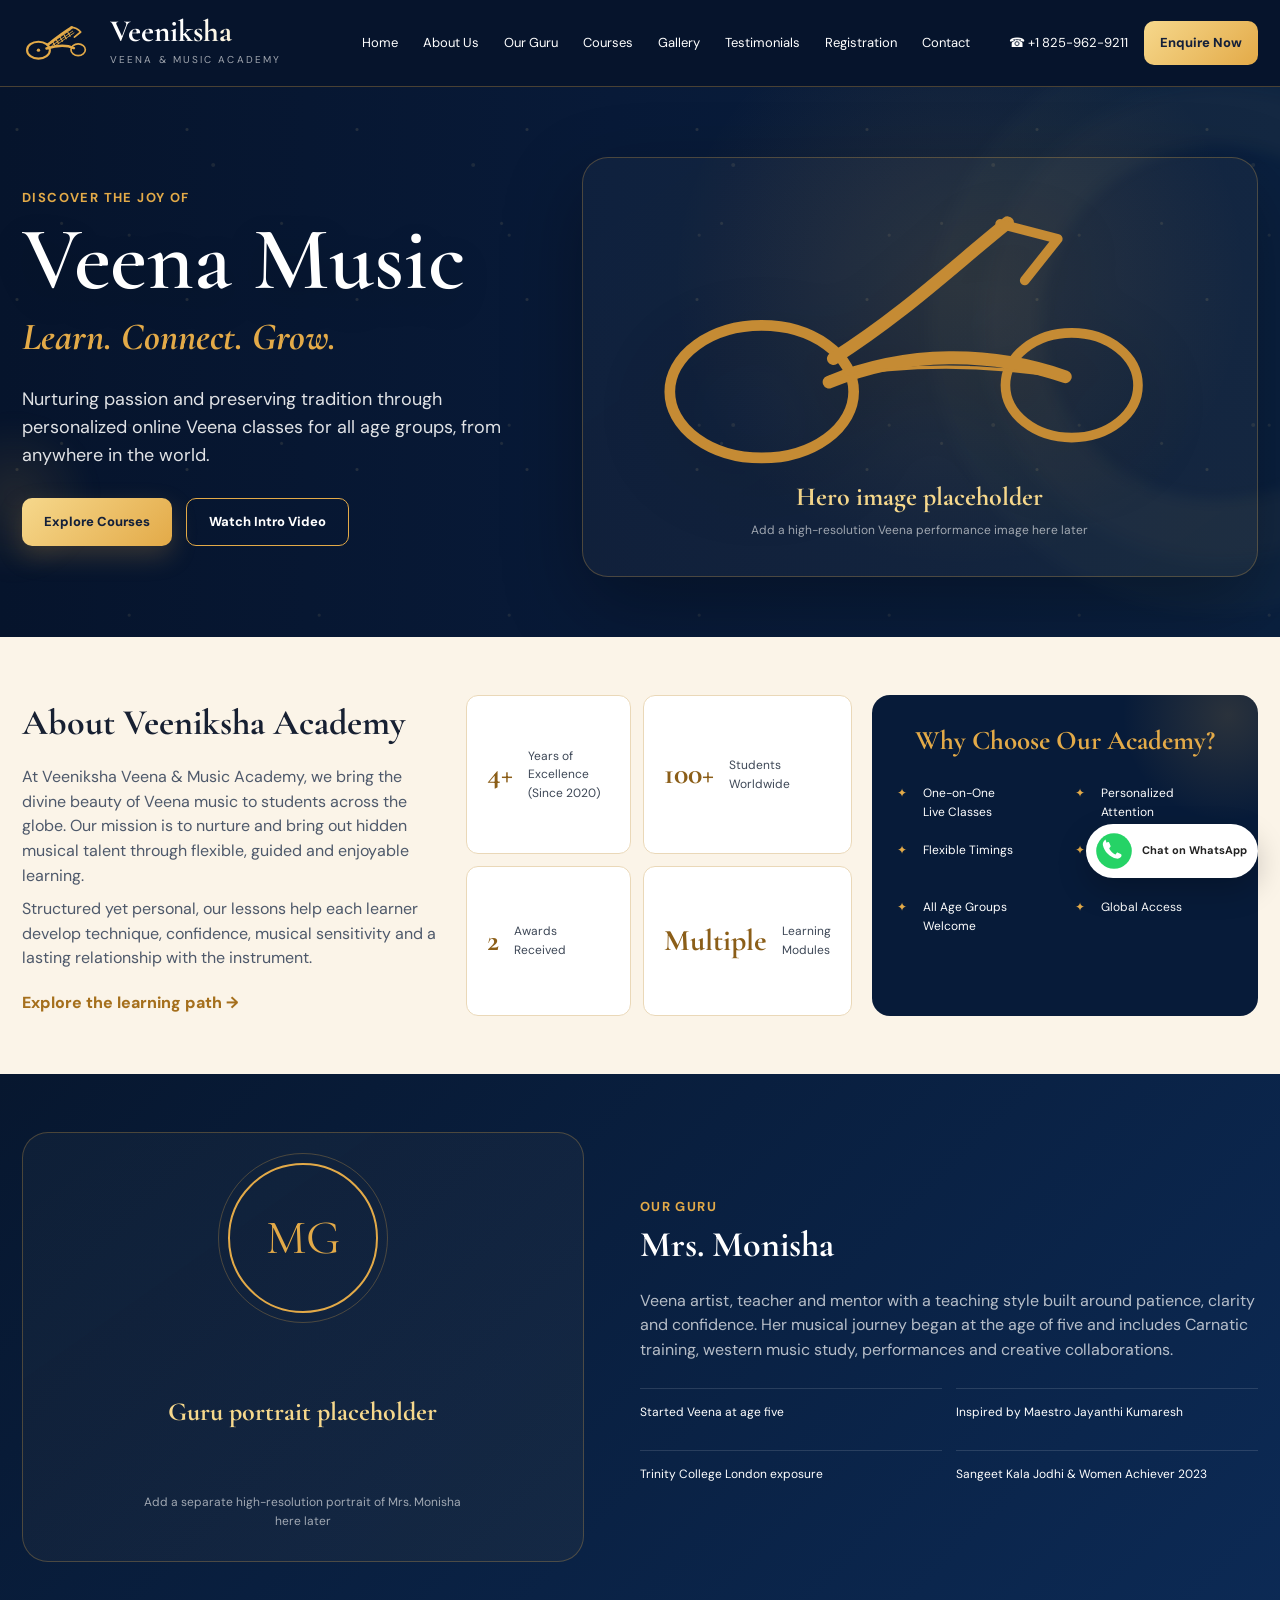
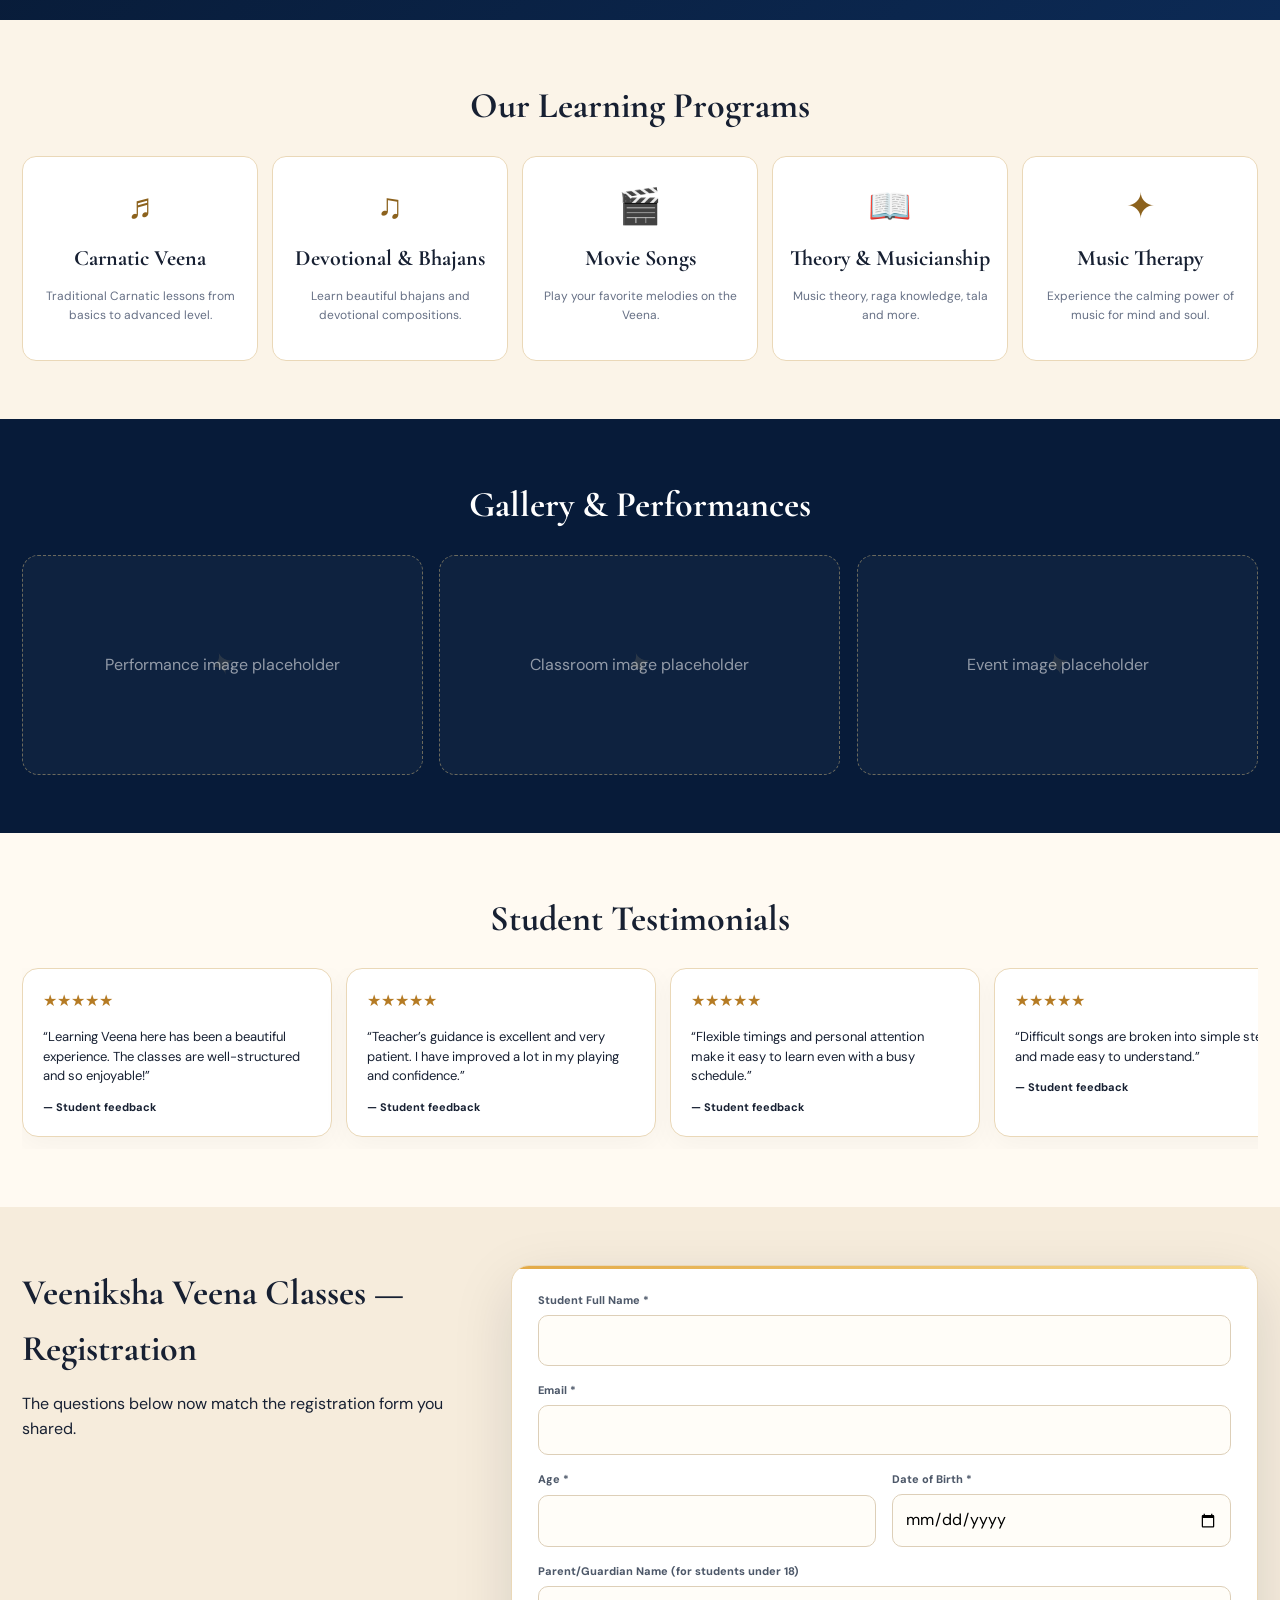
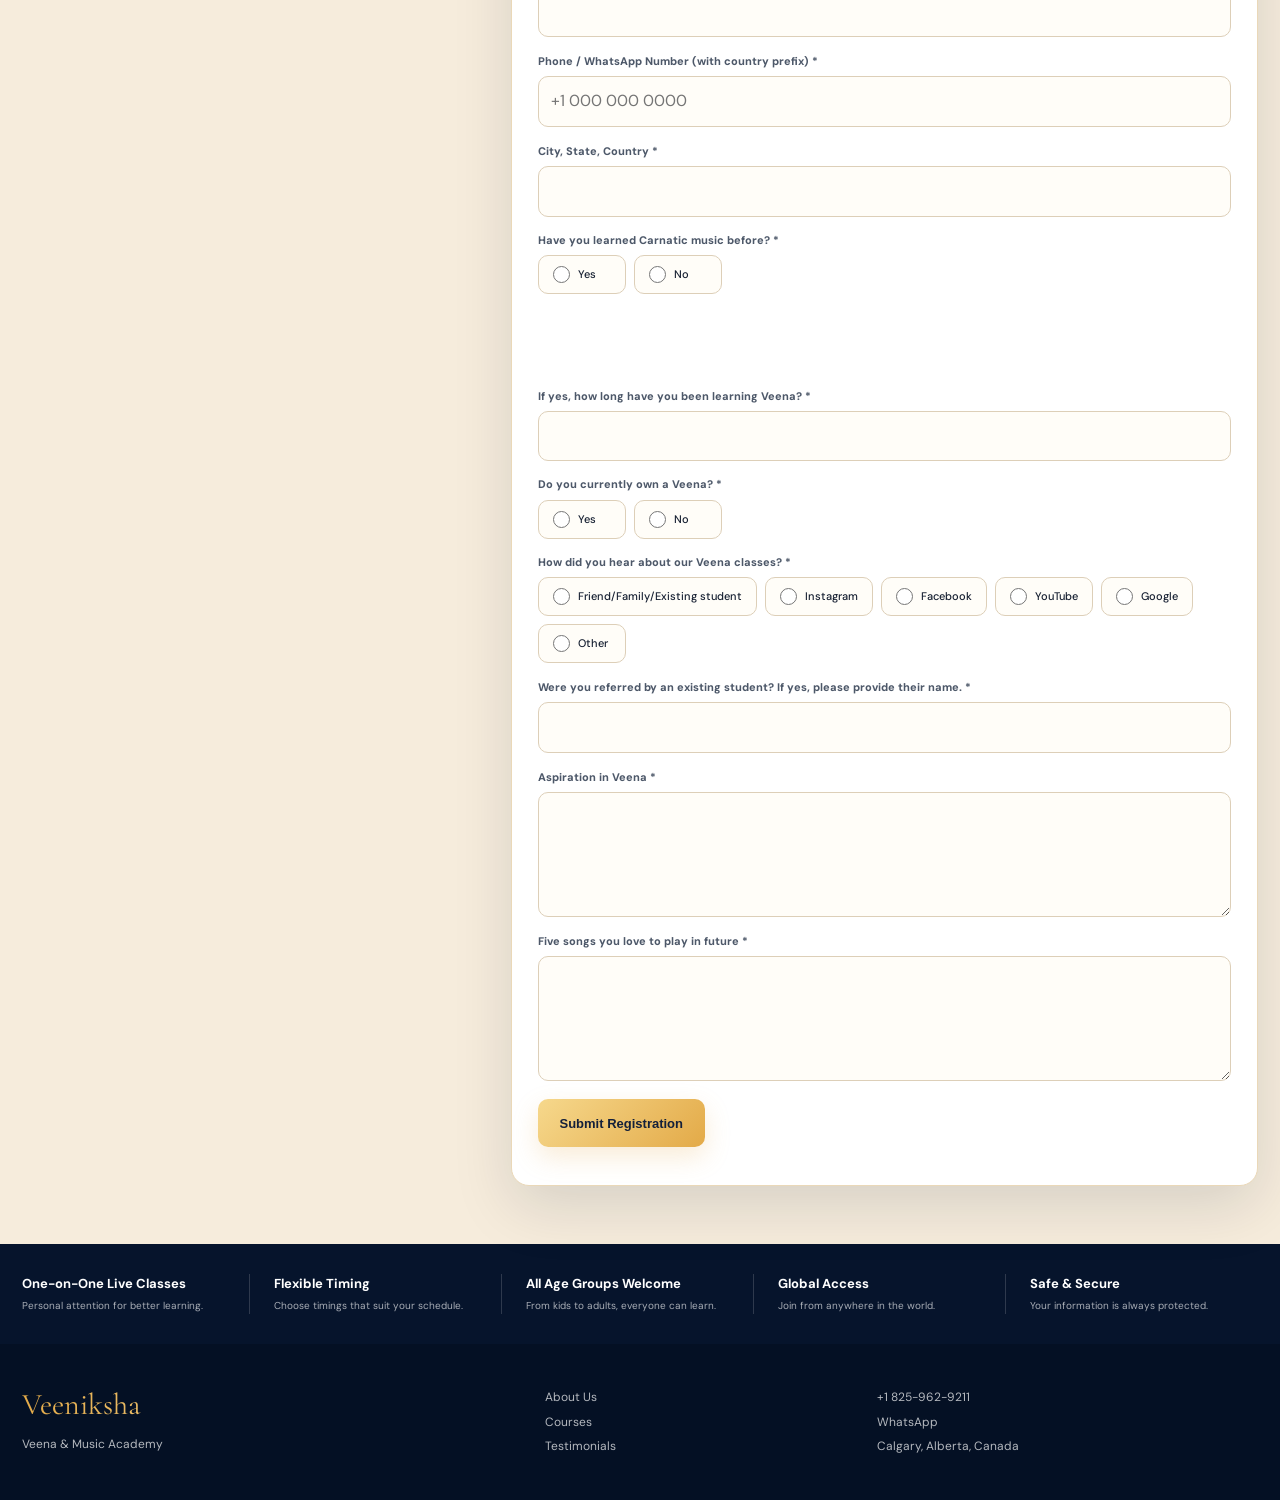
<file: index.html>
<!doctype html>
<html lang="en">
<head>
<meta charset="utf-8"><meta name="viewport" content="width=device-width,initial-scale=1">
<meta name="theme-color" content="#06142c"><meta name="description" content="Veeniksha Veena & Music Academy — personalized online Veena and Carnatic music learning worldwide.">
<title>Veeniksha | Veena & Music Academy</title>
<link rel="preconnect" href="https://fonts.googleapis.com"><link rel="preconnect" href="https://fonts.gstatic.com" crossorigin>
<link href="https://fonts.googleapis.com/css2?family=Cormorant+Garamond:wght@500;600;700&family=DM+Sans:wght@400;500;600;700&display=swap" rel="stylesheet">
<link rel="stylesheet" href="styles.css">
<style>
.choice-group{grid-column:1/-1;display:block;margin:0}.choice-title{margin:0 0 7px;font-size:11px;font-weight:800;line-height:1.4;color:#4d5869}.choice-options{display:flex;flex-wrap:wrap;gap:8px}.choice-options label{display:inline-flex!important;align-items:center;gap:8px;margin:0!important;padding:10px 14px;border:1px solid #ddcfb8;border-radius:10px;background:#fffdf8;font-size:11px!important;font-weight:500!important;line-height:1.2;color:#172032;cursor:pointer;min-width:88px}.choice-options input[type=radio]{width:17px!important;height:17px!important;margin:0!important;padding:0!important;accent-color:#b7791f;flex:0 0 17px}.choice-options label:has(input:checked){border-color:#b7791f;background:#fff7e8;box-shadow:0 0 0 2px rgba(183,121,31,.10)}
@media(max-width:900px){.choice-group{grid-column:auto}.choice-title,.choice-options label{font-size:11px!important}}
</style>
</head>
<body>
<header class="site-header" id="top"><nav class="nav container">
<a class="brand" href="#top"><svg class="veena-logo" viewBox="0 0 180 90" aria-hidden="true"><g fill="none" stroke="currentColor" stroke-linecap="round" stroke-linejoin="round"><ellipse cx="39" cy="62" rx="27" ry="20" stroke-width="5"/><ellipse cx="133" cy="61" rx="17" ry="14" stroke-width="4"/><path d="M58 58 C83 50,107 50,123 57" stroke-width="6"/><path d="M61 49 C80 34,98 20,118 8" stroke-width="6"/><path d="M116 8 C125 8,133 12,139 19 C134 23,129 27,124 31" stroke-width="4"/><path d="M68 46 L116 13 M71 51 L120 17 M75 54 L123 21" stroke-width="2"/><path d="M73 43 L79 52 M81 37 L87 47 M90 31 L96 41 M99 25 L105 35 M108 19 L114 29" stroke-width="2.5"/><circle cx="39" cy="62" r="4" fill="currentColor" stroke="none"/></g></svg><span><strong>Veeniksha</strong><small>Veena & Music Academy</small></span></a>
<button class="menu-toggle" aria-label="Toggle navigation" aria-expanded="false"><span></span><span></span><span></span></button>
<div class="nav-links"><a href="#top">Home</a><a href="#about">About Us</a><a href="#guru">Our Guru</a><a href="#programs">Courses</a><a href="#gallery">Gallery</a><a href="#stories">Testimonials</a><a href="#register">Registration</a><a href="#contact">Contact</a></div>
<div class="nav-contact"><a href="tel:+18259629211">☎ +1 825-962-9211</a><a class="enquire-btn" href="#register">Enquire Now</a></div>
</nav></header>
<main>
<section class="hero"><div class="hero-pattern"></div><div class="container hero-grid"><div class="hero-copy reveal"><div class="eyebrow">Discover the joy of</div><h1>Veena Music</h1><h2>Learn. Connect. Grow.</h2><p>Nurturing passion and preserving tradition through personalized online Veena classes for all age groups, from anywhere in the world.</p><div class="hero-actions"><a class="btn btn-primary" href="#programs">Explore Courses</a><a class="btn btn-ghost" href="#gallery">Watch Intro Video</a></div></div><div class="image-placeholder hero-placeholder reveal delay-1"><svg class="placeholder-veena" viewBox="0 0 520 260" aria-hidden="true"><g fill="none" stroke="currentColor" stroke-linecap="round" stroke-linejoin="round"><ellipse cx="112" cy="184" rx="86" ry="62" stroke-width="10"/><ellipse cx="402" cy="178" rx="62" ry="49" stroke-width="9"/><path d="M175 175 C248 145,327 146,396 170" stroke-width="12"/><path d="M179 153 C245 111,291 67,342 26" stroke-width="12"/><path d="M335 27 l54 14 -31 39" stroke-width="9"/><path d="M176 170 C250 158,324 158,396 171" stroke-width="3"/></g></svg><strong>Hero image placeholder</strong><span>Add a high-resolution Veena performance image here later</span></div></div></section>
<section id="about" class="section section-light"><div class="container about-layout"><div class="about-copy reveal"><h2>About Veeniksha Academy</h2><p>At Veeniksha Veena & Music Academy, we bring the divine beauty of Veena music to students across the globe. Our mission is to nurture and bring out hidden musical talent through flexible, guided and enjoyable learning.</p><p>Structured yet personal, our lessons help each learner develop technique, confidence, musical sensitivity and a lasting relationship with the instrument.</p><a href="#programs" class="text-link">Explore the learning path →</a></div><div class="metrics-grid reveal delay-1"><div><b>4+</b><span>Years of Excellence<br>(Since 2020)</span></div><div><b>100+</b><span>Students<br>Worldwide</span></div><div><b>2</b><span>Awards<br>Received</span></div><div><b>Multiple</b><span>Learning<br>Modules</span></div></div><div class="why-card reveal delay-2"><h3>Why Choose Our Academy?</h3><div class="why-grid"><span>One-on-One<br>Live Classes</span><span>Personalized<br>Attention</span><span>Flexible Timings</span><span>Easy Online<br>Learning</span><span>All Age Groups<br>Welcome</span><span>Global Access</span></div></div></div></section>
<section id="guru" class="section guru-section"><div class="container guru-grid"><div class="image-placeholder guru-placeholder reveal"><div class="portrait-circle">MG</div><strong>Guru portrait placeholder</strong><span>Add a separate high-resolution portrait of Mrs. Monisha here later</span></div><div class="guru-copy reveal delay-1"><div class="eyebrow">Our Guru</div><h2>Mrs. Monisha</h2><p>Veena artist, teacher and mentor with a teaching style built around patience, clarity and confidence. Her musical journey began at the age of five and includes Carnatic training, western music study, performances and creative collaborations.</p><div class="guru-points"><span>Started Veena at age five</span><span>Inspired by Maestro Jayanthi Kumaresh</span><span>Trinity College London exposure</span><span>Sangeet Kala Jodhi & Women Achiever 2023</span></div></div></div></section>
<section id="programs" class="section section-light"><div class="container"><div class="section-title"><h2>Our Learning Programs</h2></div><div class="program-grid"><article><div>♬</div><h3>Carnatic Veena</h3><p>Traditional Carnatic lessons from basics to advanced level.</p></article><article><div>♫</div><h3>Devotional & Bhajans</h3><p>Learn beautiful bhajans and devotional compositions.</p></article><article><div>🎬</div><h3>Movie Songs</h3><p>Play your favorite melodies on the Veena.</p></article><article><div>📖</div><h3>Theory & Musicianship</h3><p>Music theory, raga knowledge, tala and more.</p></article><article><div>✦</div><h3>Music Therapy</h3><p>Experience the calming power of music for mind and soul.</p></article></div></div></section>
<section id="gallery" class="section gallery-section"><div class="container"><div class="section-title light"><h2>Gallery & Performances</h2></div><div class="gallery-grid"><div class="gallery-placeholder">Performance image placeholder</div><div class="gallery-placeholder">Classroom image placeholder</div><div class="gallery-placeholder">Event image placeholder</div></div></div></section>
<section id="stories" class="section testimonials-section"><div class="container"><div class="section-title"><h2>Student Testimonials</h2></div><div class="story-slider" id="storySlider"><div class="story-track"><blockquote><div class="stars">★★★★★</div><p>“Learning Veena here has been a beautiful experience. The classes are well-structured and so enjoyable!”</p><footer>— Student feedback</footer></blockquote><blockquote><div class="stars">★★★★★</div><p>“Teacher’s guidance is excellent and very patient. I have improved a lot in my playing and confidence.”</p><footer>— Student feedback</footer></blockquote><blockquote><div class="stars">★★★★★</div><p>“Flexible timings and personal attention make it easy to learn even with a busy schedule.”</p><footer>— Student feedback</footer></blockquote><blockquote><div class="stars">★★★★★</div><p>“Difficult songs are broken into simple steps and made easy to understand.”</p><footer>— Student feedback</footer></blockquote></div></div></div></section>
<section id="register" class="section register-section"><div class="container register-grid"><div class="register-copy"><h2>Veeniksha Veena Classes — Registration</h2><p>The questions below now match the registration form you shared.</p></div><form id="registrationForm" class="registration-form" novalidate><div class="form-grid">
<label class="full"><span>Student Full Name *</span><input name="studentName" required></label>
<label class="full"><span>Email *</span><input name="email" type="email" required></label>
<label><span>Age *</span><input name="age" type="number" min="1" max="120" required></label>
<label><span>Date of Birth *</span><input name="dateOfBirth" type="date" required></label>
<label class="full"><span>Parent/Guardian Name (for students under 18)</span><input name="parentGuardianName"></label>
<label class="full"><span>Phone / WhatsApp Number (with country prefix) *</span><input name="phone" type="tel" required placeholder="+1 000 000 0000"></label>
<label class="full"><span>City, State, Country *</span><input name="cityStateCountry" required></label>
<div class="full choice-group"><p class="choice-title">Have you learned Carnatic music before? *</p><div class="choice-options"><label><input type="radio" name="learnedCarnatic" value="Yes" required>Yes</label><label><input type="radio" name="learnedCarnatic" value="No">No</label></div></div>
<div class="full choice-group"><p class="choice-title">Have you learned Veena before? *</p><div class="choice-options"><label><input type="radio" name="learnedVeena" value="Yes" required>Yes</label><label><input type="radio" name="learnedVeena" value="No">No</label></div></div>
<label class="full"><span>If yes, how long have you been learning Veena? *</span><input name="veenaLearningDuration" required></label>
<div class="full choice-group"><p class="choice-title">Do you currently own a Veena? *</p><div class="choice-options"><label><input type="radio" name="ownVeena" value="Yes" required>Yes</label><label><input type="radio" name="ownVeena" value="No">No</label></div></div>
<div class="full choice-group"><p class="choice-title">How did you hear about our Veena classes? *</p><div class="choice-options"><label><input type="radio" name="heardAbout" value="Friend/Family/Existing student" required>Friend/Family/Existing student</label><label><input type="radio" name="heardAbout" value="Instagram">Instagram</label><label><input type="radio" name="heardAbout" value="Facebook">Facebook</label><label><input type="radio" name="heardAbout" value="YouTube">YouTube</label><label><input type="radio" name="heardAbout" value="Google">Google</label><label><input type="radio" name="heardAbout" value="Other">Other</label></div></div>
<label class="full"><span>Were you referred by an existing student? If yes, please provide their name. *</span><input name="referralName" required></label>
<label class="full"><span>Aspiration in Veena *</span><textarea name="aspiration" rows="4" required></textarea></label>
<label class="full"><span>Five songs you love to play in future *</span><textarea name="futureSongs" rows="4" required></textarea></label>
</div><input name="website" class="hp" tabindex="-1" autocomplete="off"><button class="btn btn-primary submit-btn" type="submit">Submit Registration</button><p class="form-status" id="formStatus"></p></form></div></section>
<section class="features-strip"><div class="container feature-strip-grid"><div><b>One-on-One Live Classes</b><span>Personal attention for better learning.</span></div><div><b>Flexible Timing</b><span>Choose timings that suit your schedule.</span></div><div><b>All Age Groups Welcome</b><span>From kids to adults, everyone can learn.</span></div><div><b>Global Access</b><span>Join from anywhere in the world.</span></div><div><b>Safe & Secure</b><span>Your information is always protected.</span></div></div></section>
</main>
<a class="whatsapp-float" href="https://wa.me/919597666121" target="_blank" rel="noopener" aria-label="Chat on WhatsApp"><svg viewBox="0 0 32 32"><circle cx="16" cy="16" r="15" fill="currentColor"/><path d="M9.7 8.9c.5-.5 1.1-.7 1.7-.6.4.1.7.5.9.9l1.1 2.5c.2.4.1.8-.2 1.2l-.8 1c-.2.3-.2.6 0 .9 1.2 2.1 2.9 3.7 5 4.9.3.2.7.2.9-.1l1-1.2c.3-.3.7-.4 1.1-.2l2.5 1.2c.5.2.8.6.8 1.1.1.8-.2 1.5-.8 2.1-1 1-2.5 1.5-4 1.2-3-.6-5.8-2.2-8.1-4.5-2.3-2.3-3.9-5.1-4.5-8.1-.3-1.5.2-3 1.2-4.1l1.2-1.2z" fill="#fff" transform="translate(1 1) scale(.9)"/></svg><b>Chat on WhatsApp</b></a>
<footer id="contact" class="footer"><div class="container footer-grid"><div><div class="footer-brand">Veeniksha</div><span>Veena & Music Academy</span></div><div><a href="#about">About Us</a><a href="#programs">Courses</a><a href="#stories">Testimonials</a></div><div><a href="tel:+18259629211">+1 825-962-9211</a><a href="https://wa.me/919597666121">WhatsApp</a><span>Calgary, Alberta, Canada</span></div></div></footer>
<script src="script.js"></script></body></html>
</file>
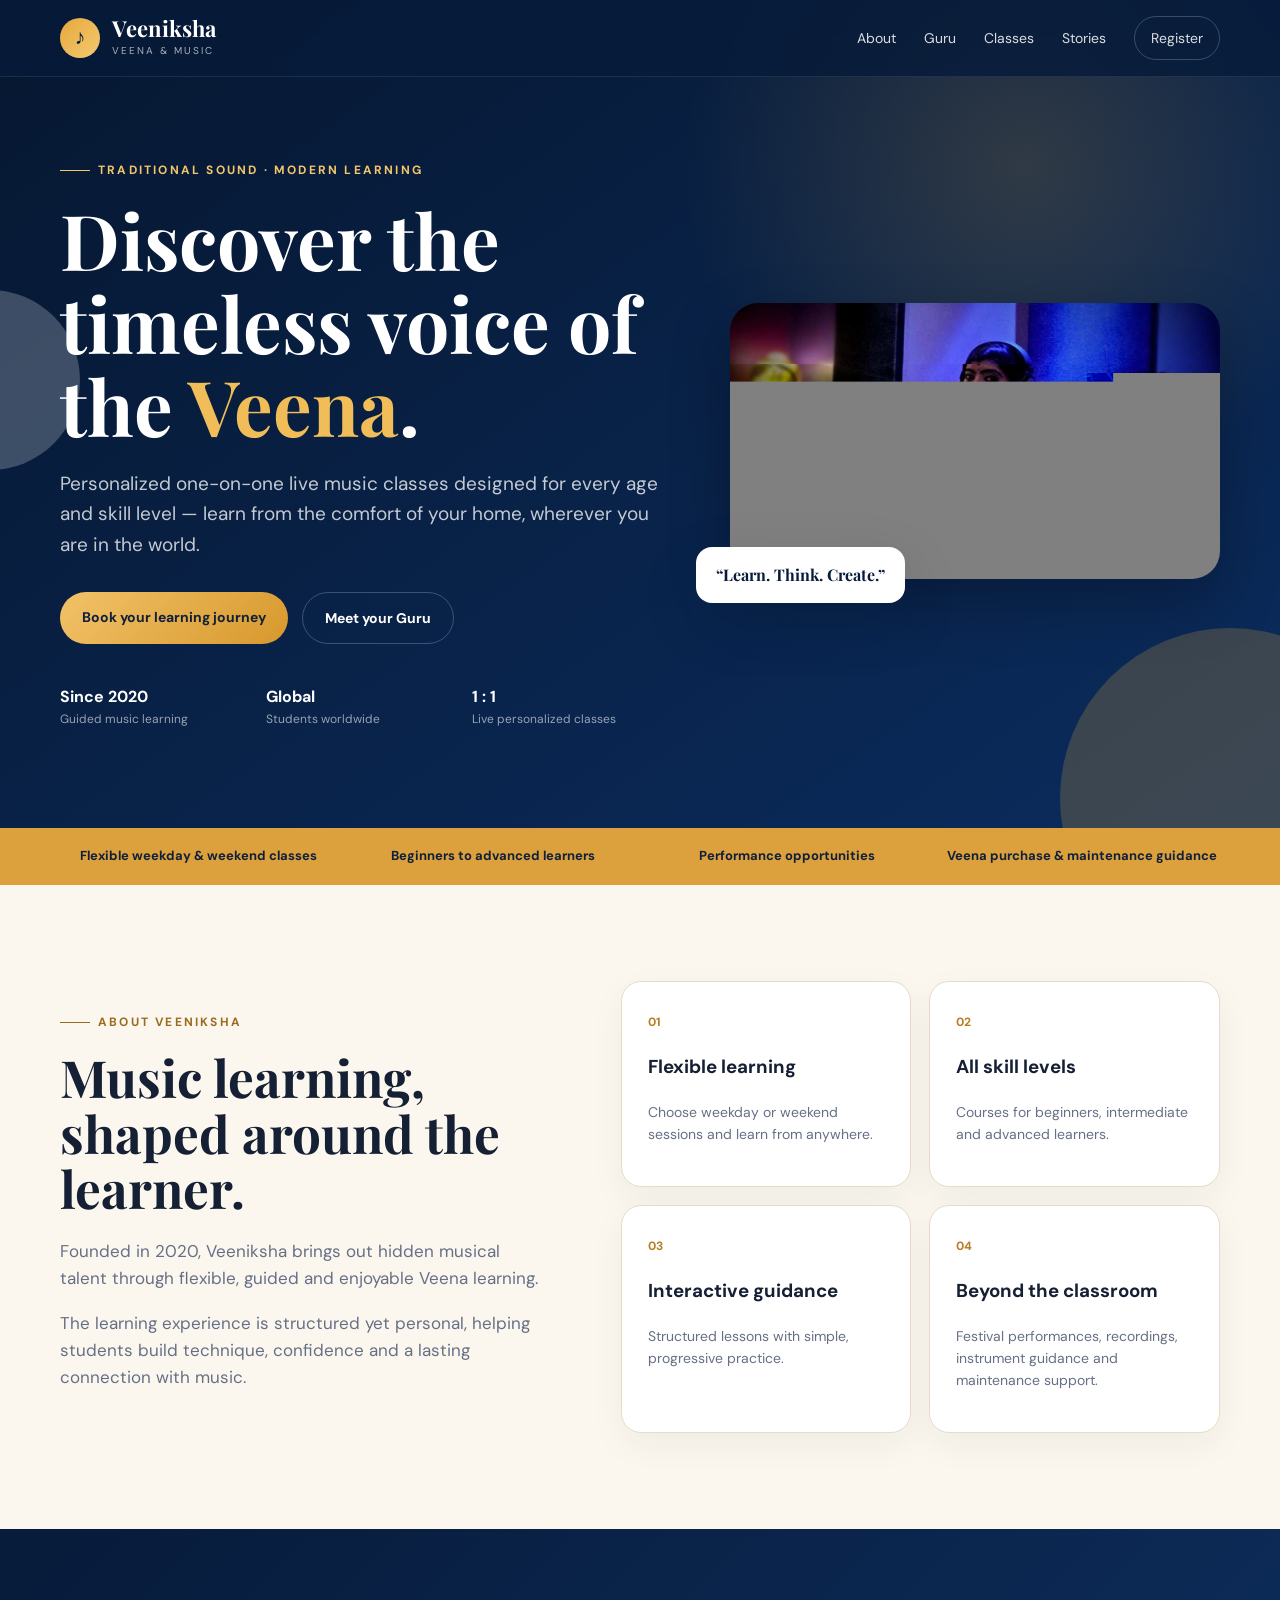
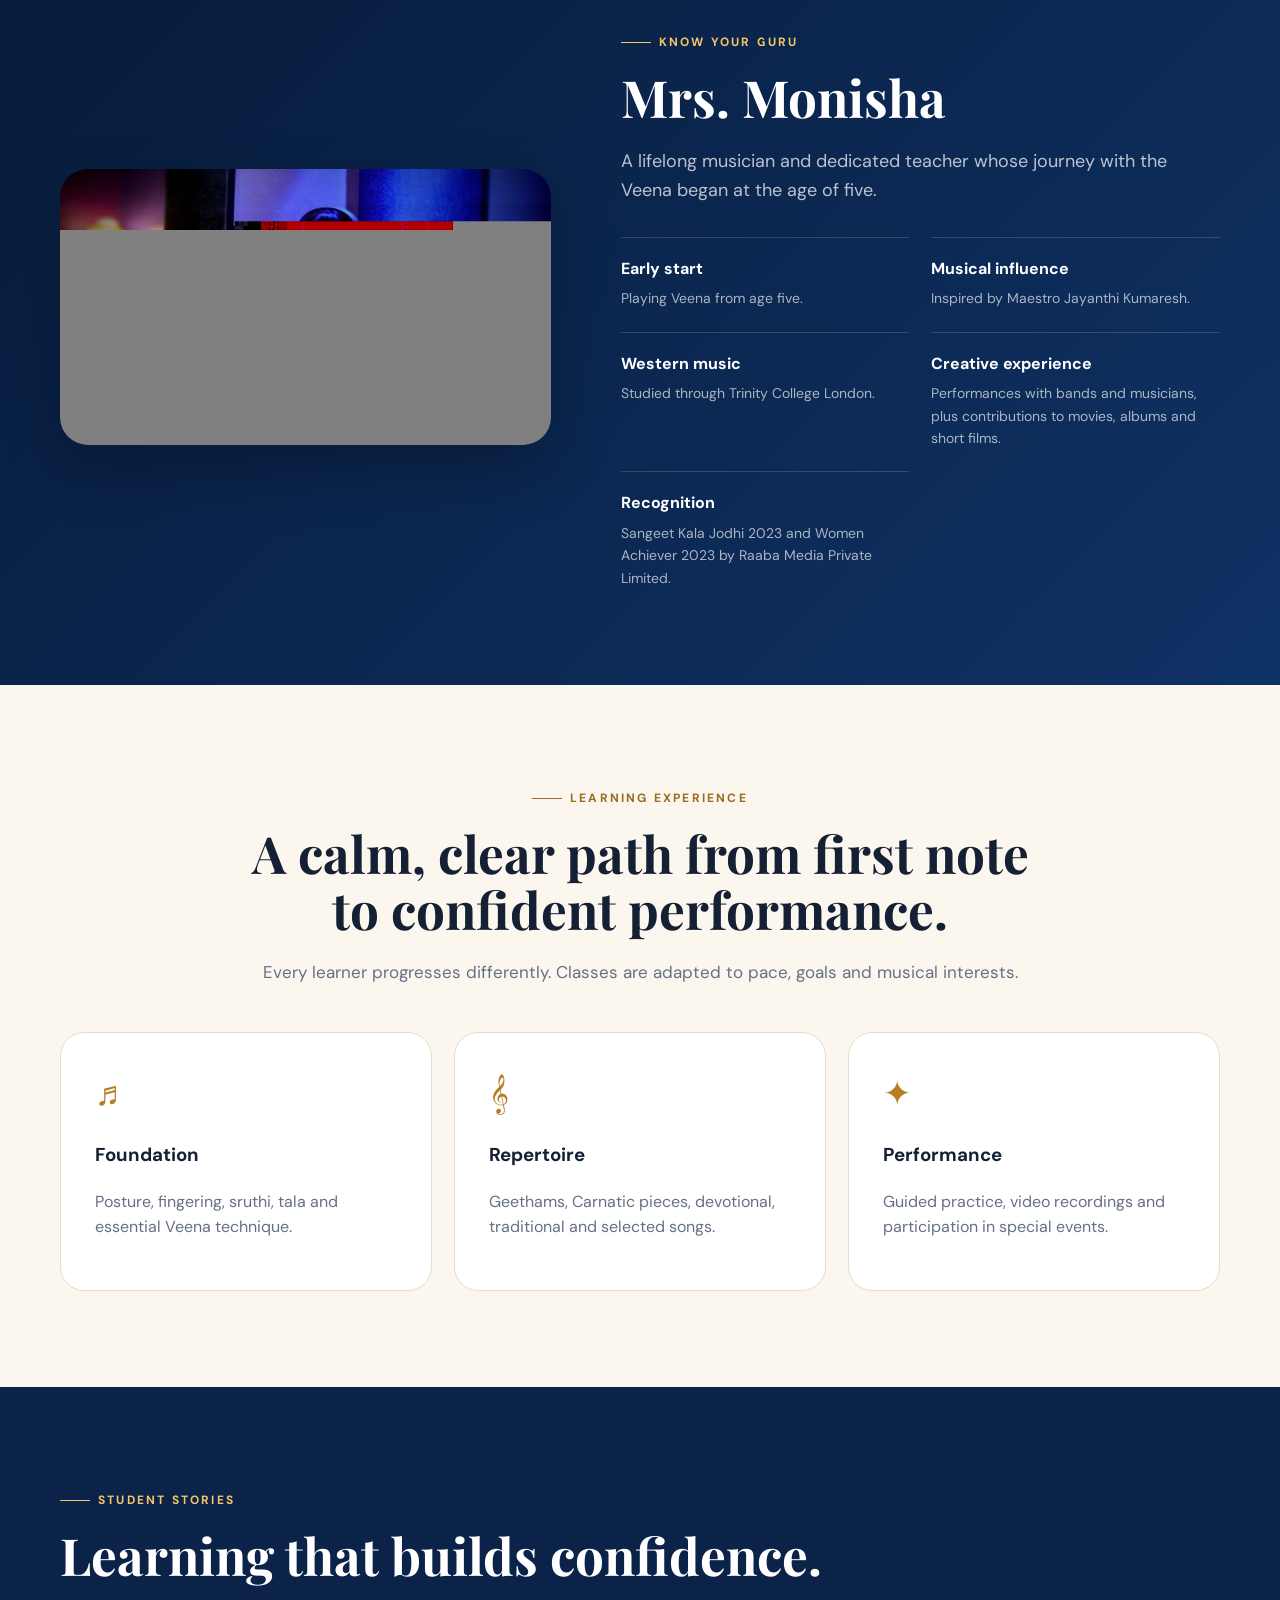
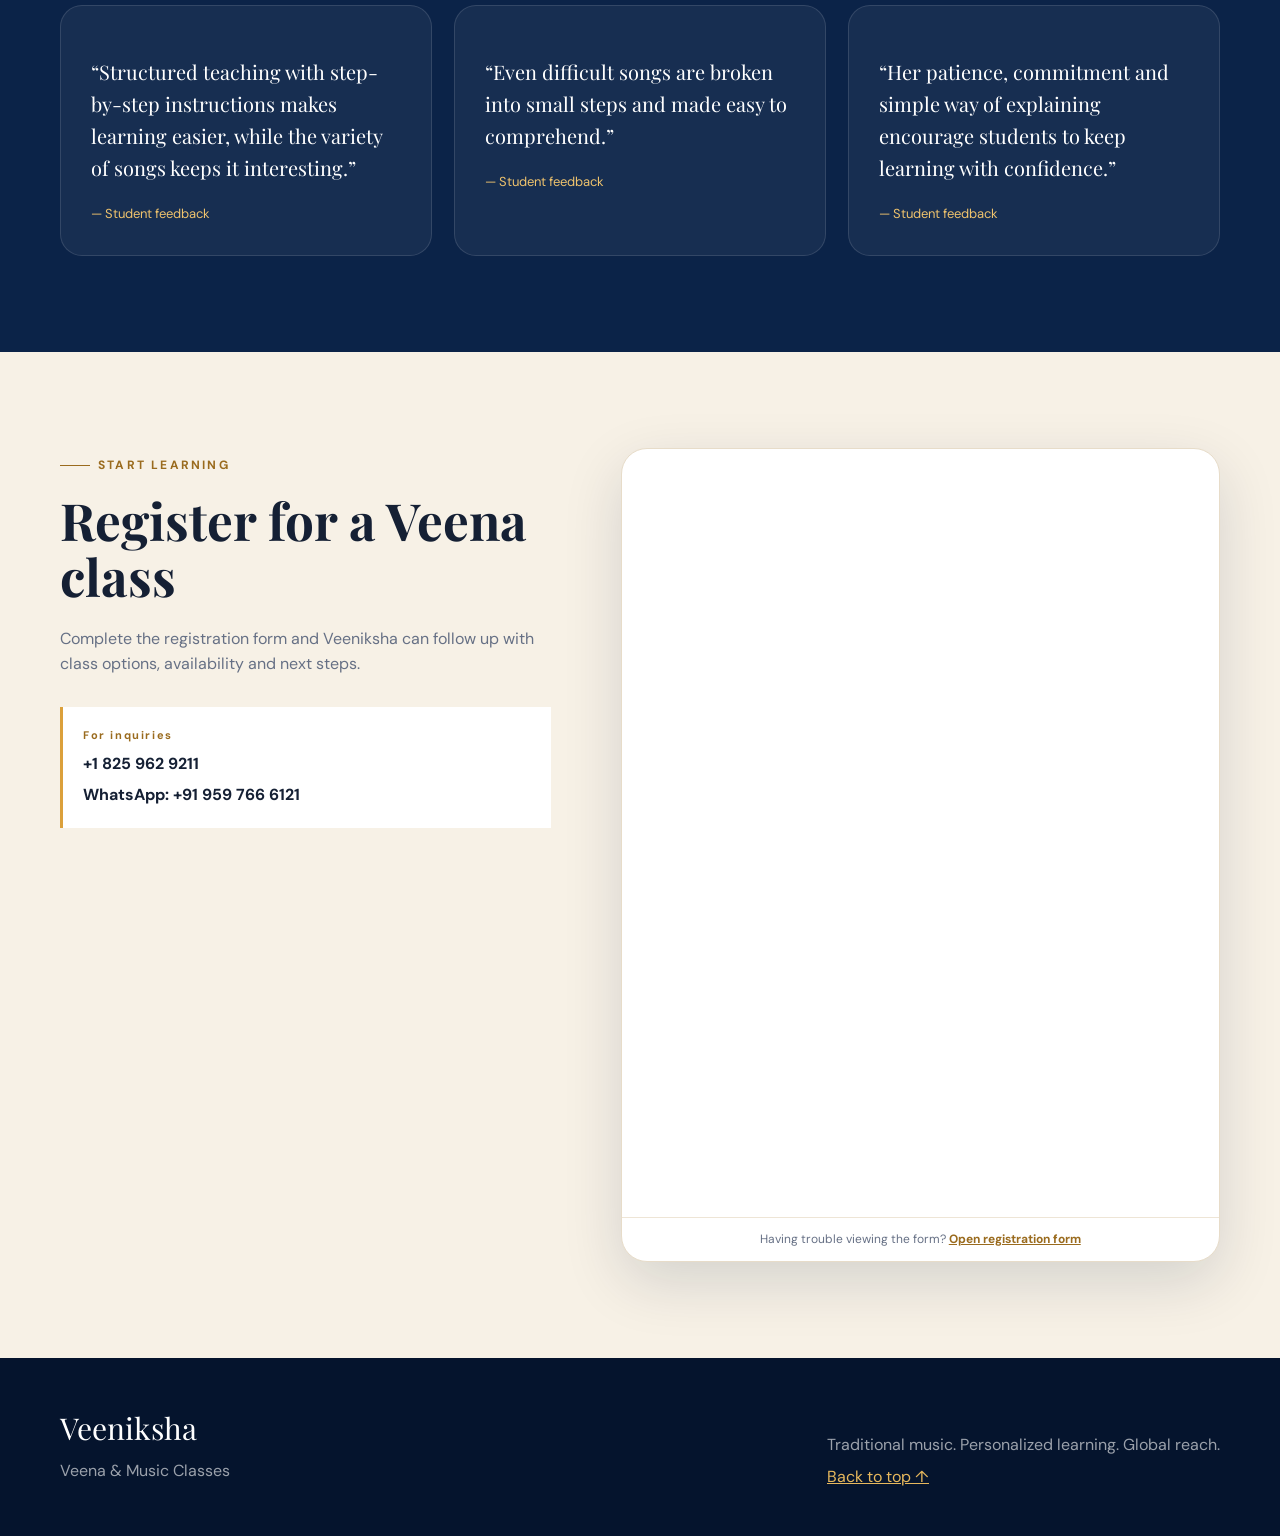
<file: website/index.html>
<!doctype html>
<html lang="en">
<head>
  <meta charset="utf-8" />
  <meta name="viewport" content="width=device-width, initial-scale=1" />
  <meta name="theme-color" content="#071b3a" />
  <meta name="description" content="Veeniksha - personalized online Veena and music classes for learners worldwide." />
  <title>Veeniksha | Veena & Music Classes</title>
  <link rel="preconnect" href="https://fonts.googleapis.com">
  <link rel="preconnect" href="https://fonts.gstatic.com" crossorigin>
  <link href="https://fonts.googleapis.com/css2?family=DM+Sans:wght@400;500;600;700&family=Playfair+Display:wght@600;700&display=swap" rel="stylesheet">
  <link rel="stylesheet" href="styles.css" />
</head>
<body>
<header class="site-header" id="top"><nav class="nav container" aria-label="Main navigation"><a class="brand" href="#top"><span class="brand-mark">♪</span><span><strong>Veeniksha</strong><small>Veena & Music</small></span></a><button class="menu-toggle" aria-label="Open menu" aria-expanded="false">☰</button><div class="nav-links"><a href="#about">About</a><a href="#guru">Guru</a><a href="#classes">Classes</a><a href="#testimonials">Stories</a><a href="#register" class="nav-cta">Register</a></div></nav></header>
<main>
<section class="hero section-pad"><div class="hero-orb orb-1"></div><div class="hero-orb orb-2"></div><div class="container hero-grid"><div class="hero-copy reveal"><div class="eyebrow">Traditional sound · Modern learning</div><h1>Discover the timeless voice of the <span>Veena</span>.</h1><p class="hero-lead">Personalized one-on-one live music classes designed for every age and skill level — learn from the comfort of your home, wherever you are in the world.</p><div class="hero-actions"><a href="#register" class="btn btn-primary">Book your learning journey</a><a href="#guru" class="btn btn-secondary">Meet your Guru</a></div><div class="hero-highlights"><div><strong>Since 2020</strong><span>Guided music learning</span></div><div><strong>Global</strong><span>Students worldwide</span></div><div><strong>1 : 1</strong><span>Live personalized classes</span></div></div></div><div class="hero-visual reveal delay-1"><img src="main-veena.jpg" alt="Veena performance at Veeniksha Music Academy" style="display:block;width:100%;max-height:520px;object-fit:cover;border-radius:28px;box-shadow:0 24px 60px rgba(0,0,0,.28);"><div class="quote-card">“Learn. Think. Create.”</div></div></div></section>
<section class="mini-strip"><div class="container strip-grid"><span>Flexible weekday & weekend classes</span><span>Beginners to advanced learners</span><span>Performance opportunities</span><span>Veena purchase & maintenance guidance</span></div></section>
<section id="about" class="section-pad light-section"><div class="container split-grid"><div class="section-copy reveal"><div class="eyebrow dark">About Veeniksha</div><h2>Music learning, shaped around the learner.</h2><p>Founded in 2020, Veeniksha brings out hidden musical talent through flexible, guided and enjoyable Veena learning.</p><p>The learning experience is structured yet personal, helping students build technique, confidence and a lasting connection with music.</p></div><div class="feature-grid reveal delay-1"><article class="feature-card"><span>01</span><h3>Flexible learning</h3><p>Choose weekday or weekend sessions and learn from anywhere.</p></article><article class="feature-card"><span>02</span><h3>All skill levels</h3><p>Courses for beginners, intermediate and advanced learners.</p></article><article class="feature-card"><span>03</span><h3>Interactive guidance</h3><p>Structured lessons with simple, progressive practice.</p></article><article class="feature-card"><span>04</span><h3>Beyond the classroom</h3><p>Festival performances, recordings, instrument guidance and maintenance support.</p></article></div></div></section>
<section id="guru" class="section-pad guru-section"><div class="container guru-grid"><div class="guru-art reveal"><img src="guru-monisha.jpg" alt="Mrs. Monisha with Veena" style="display:block;width:100%;max-height:620px;object-fit:cover;object-position:center;border-radius:28px;box-shadow:0 24px 60px rgba(0,0,0,.24);"></div><div class="guru-copy reveal delay-1"><div class="eyebrow">Know your Guru</div><h2>Mrs. Monisha</h2><p class="guru-intro">A lifelong musician and dedicated teacher whose journey with the Veena began at the age of five.</p><div class="milestones"><div><strong>Early start</strong><span>Playing Veena from age five.</span></div><div><strong>Musical influence</strong><span>Inspired by Maestro Jayanthi Kumaresh.</span></div><div><strong>Western music</strong><span>Studied through Trinity College London.</span></div><div><strong>Creative experience</strong><span>Performances with bands and musicians, plus contributions to movies, albums and short films.</span></div><div><strong>Recognition</strong><span>Sangeet Kala Jodhi 2023 and Women Achiever 2023 by Raaba Media Private Limited.</span></div></div></div></div></section>
<section id="classes" class="section-pad light-section"><div class="container"><div class="section-heading centered reveal"><div class="eyebrow dark">Learning experience</div><h2>A calm, clear path from first note to confident performance.</h2><p>Every learner progresses differently. Classes are adapted to pace, goals and musical interests.</p></div><div class="class-cards"><article class="class-card reveal"><div class="icon">♬</div><h3>Foundation</h3><p>Posture, fingering, sruthi, tala and essential Veena technique.</p></article><article class="class-card reveal delay-1"><div class="icon">𝄞</div><h3>Repertoire</h3><p>Geethams, Carnatic pieces, devotional, traditional and selected songs.</p></article><article class="class-card reveal delay-2"><div class="icon">✦</div><h3>Performance</h3><p>Guided practice, video recordings and participation in special events.</p></article></div></div></section>
<section id="testimonials" class="section-pad testimonial-section"><div class="container"><div class="section-heading reveal"><div class="eyebrow">Student stories</div><h2>Learning that builds confidence.</h2></div><div class="testimonial-grid"><blockquote class="testimonial reveal"><p>“Structured teaching with step-by-step instructions makes learning easier, while the variety of songs keeps it interesting.”</p><footer>— Student feedback</footer></blockquote><blockquote class="testimonial reveal delay-1"><p>“Even difficult songs are broken into small steps and made easy to comprehend.”</p><footer>— Student feedback</footer></blockquote><blockquote class="testimonial reveal delay-2"><p>“Her patience, commitment and simple way of explaining encourage students to keep learning with confidence.”</p><footer>— Student feedback</footer></blockquote></div></div></section>
<section id="register" class="section-pad register-section"><div class="container register-grid"><div class="register-copy reveal"><div class="eyebrow dark">Start learning</div><h2>Register for a Veena class</h2><p>Complete the registration form and Veeniksha can follow up with class options, availability and next steps.</p><div class="contact-card"><span>For inquiries</span><a href="tel:+18259629211">+1 825 962 9211</a><a href="https://wa.me/919597666121" target="_blank" rel="noopener">WhatsApp: +91 959 766 6121</a></div></div><div class="form-shell reveal delay-1"><iframe title="Veeniksha registration form" loading="lazy" src="https://docs.google.com/forms/d/e/1FAIpQLSe6xrKiTgILq8Q-QHt_Vbb0ZFLfgSfTjHG83LfhYRNbQDbj2w/viewform?embedded=true">Loading…</iframe><div class="form-fallback">Having trouble viewing the form? <a href="https://docs.google.com/forms/d/e/1FAIpQLSe6xrKiTgILq8Q-QHt_Vbb0ZFLfgSfTjHG83LfhYRNbQDbj2w/viewform?usp=publish-editor" target="_blank" rel="noopener">Open registration form</a></div></div></div></section>
</main>
<footer class="footer"><div class="container footer-grid"><div><div class="footer-brand">Veeniksha</div><p>Veena & Music Classes</p></div><div><p>Traditional music. Personalized learning. Global reach.</p><a href="#top">Back to top ↑</a></div></div></footer>
<script src="script.js"></script>
</body></html>
</file>
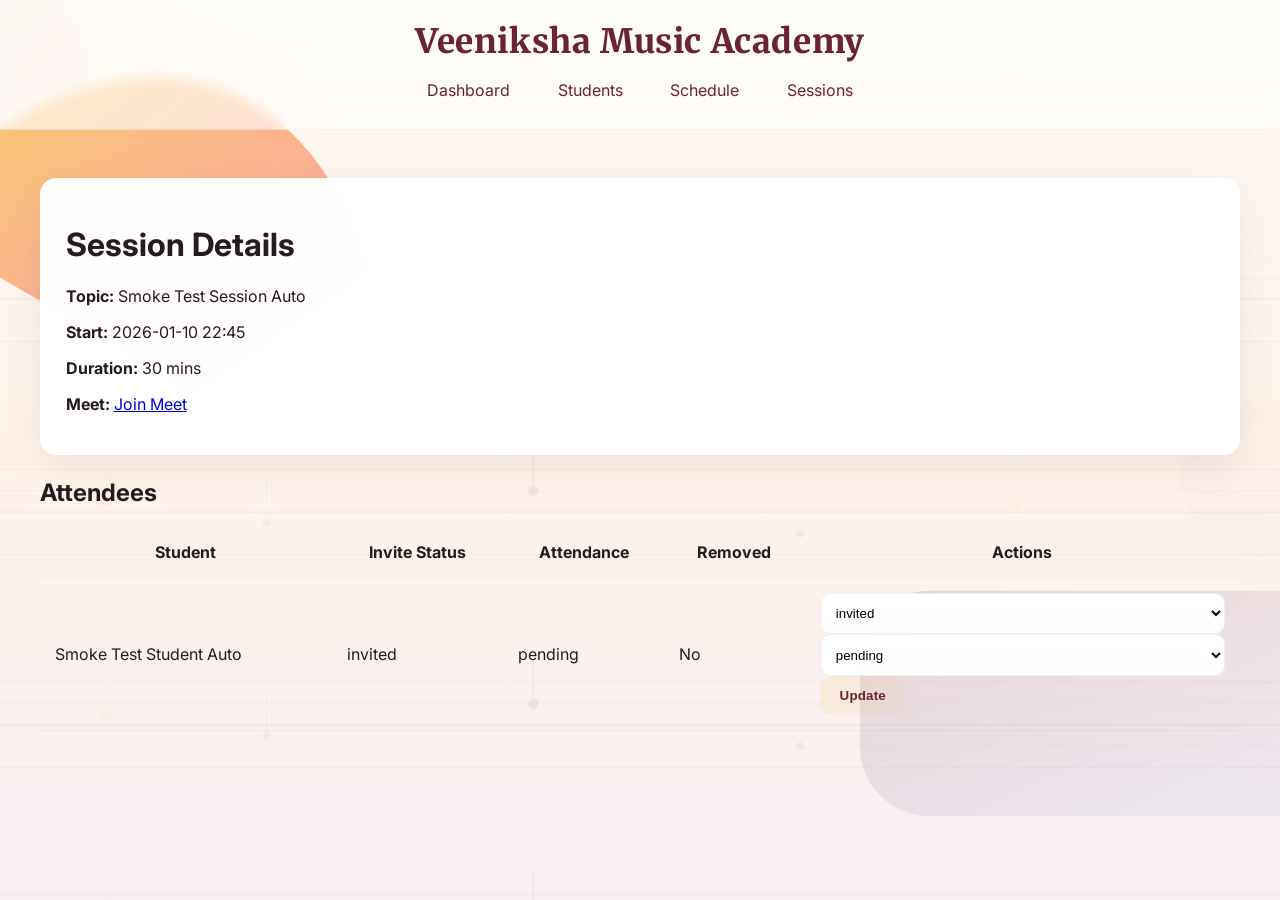
<file: artifacts/session_4.html>
﻿<!DOCTYPE html>
<html lang="en">
<head>
    <meta charset="UTF-8">
    <meta name="viewport" content="width=device-width, initial-scale=1.0">
    <!-- Fonts: Inter for UI, Merriweather for headings/logo -->
    <link href="https://fonts.googleapis.com/css2?family=Inter:wght@300;400;600;700&family=Merriweather:wght@700&display=swap" rel="stylesheet">
    <link rel="stylesheet" href="/static/styles.css">
</head>
<body>
    <div class="bg-decor" aria-hidden="true">
        <img class="decor-left" src="/static/ornament-left.svg" alt="" aria-hidden="true">
        <img class="decor-right" src="/static/ornament-right.svg" alt="" aria-hidden="true">
    </div>

    <header class="site-header">
        <div class="logo">Veeniksha Music Academy</div>
        <nav class="main-nav">
            <a href="/dashboard">Dashboard</a>
            <a href="/students">Students</a>
            <a href="/schedule">Schedule</a>
            <a href="/sessions">Sessions</a>
        </nav>
    </header>

    <main class="container">
        
            
        
        
<div class="card">
    <h1>Session Details</h1>
    <p><strong>Topic:</strong> Smoke Test Session Auto</p>
    <p><strong>Start:</strong> 2026-01-10 22:45</p>
    <p><strong>Duration:</strong> 30 mins</p>
    <p><strong>Meet:</strong> <a href="https://meet.google.com/ysk-cdee-zxh" target="_blank">Join Meet</a></p>
    
</div>

<h2>Attendees</h2>
<table>
    <thead>
        <tr>
            <th>Student</th>
            <th>Invite Status</th>
            <th>Attendance</th>
            <th>Removed</th>
            <th>Actions</th>
        </tr>
    </thead>
    <tbody>
        
        <tr class="">
            <td>Smoke Test Student Auto</td>
            <td>invited</td>
            <td>pending</td>
            <td>No</td>
            <td>
                <form method="post" class="inline">
                    <input type="hidden" name="action" value="update_status">
                    <input type="hidden" name="link_id" value="5">
                    <select name="invite_status">
                        
                        <option value="invited" selected>invited</option>
                        
                        <option value="confirmed" >confirmed</option>
                        
                        <option value="denied" >denied</option>
                        
                    </select>
                    <select name="attendance_status">
                        
                        <option value="pending" selected>pending</option>
                        
                        <option value="attended" >attended</option>
                        
                        <option value="absent" >absent</option>
                        
                    </select>
                    <button type="submit" class="secondary">Update</button>
                </form>
                
            </td>
        </tr>
        
    </tbody>
</table>

    </main>
</body>
</html>
</file>
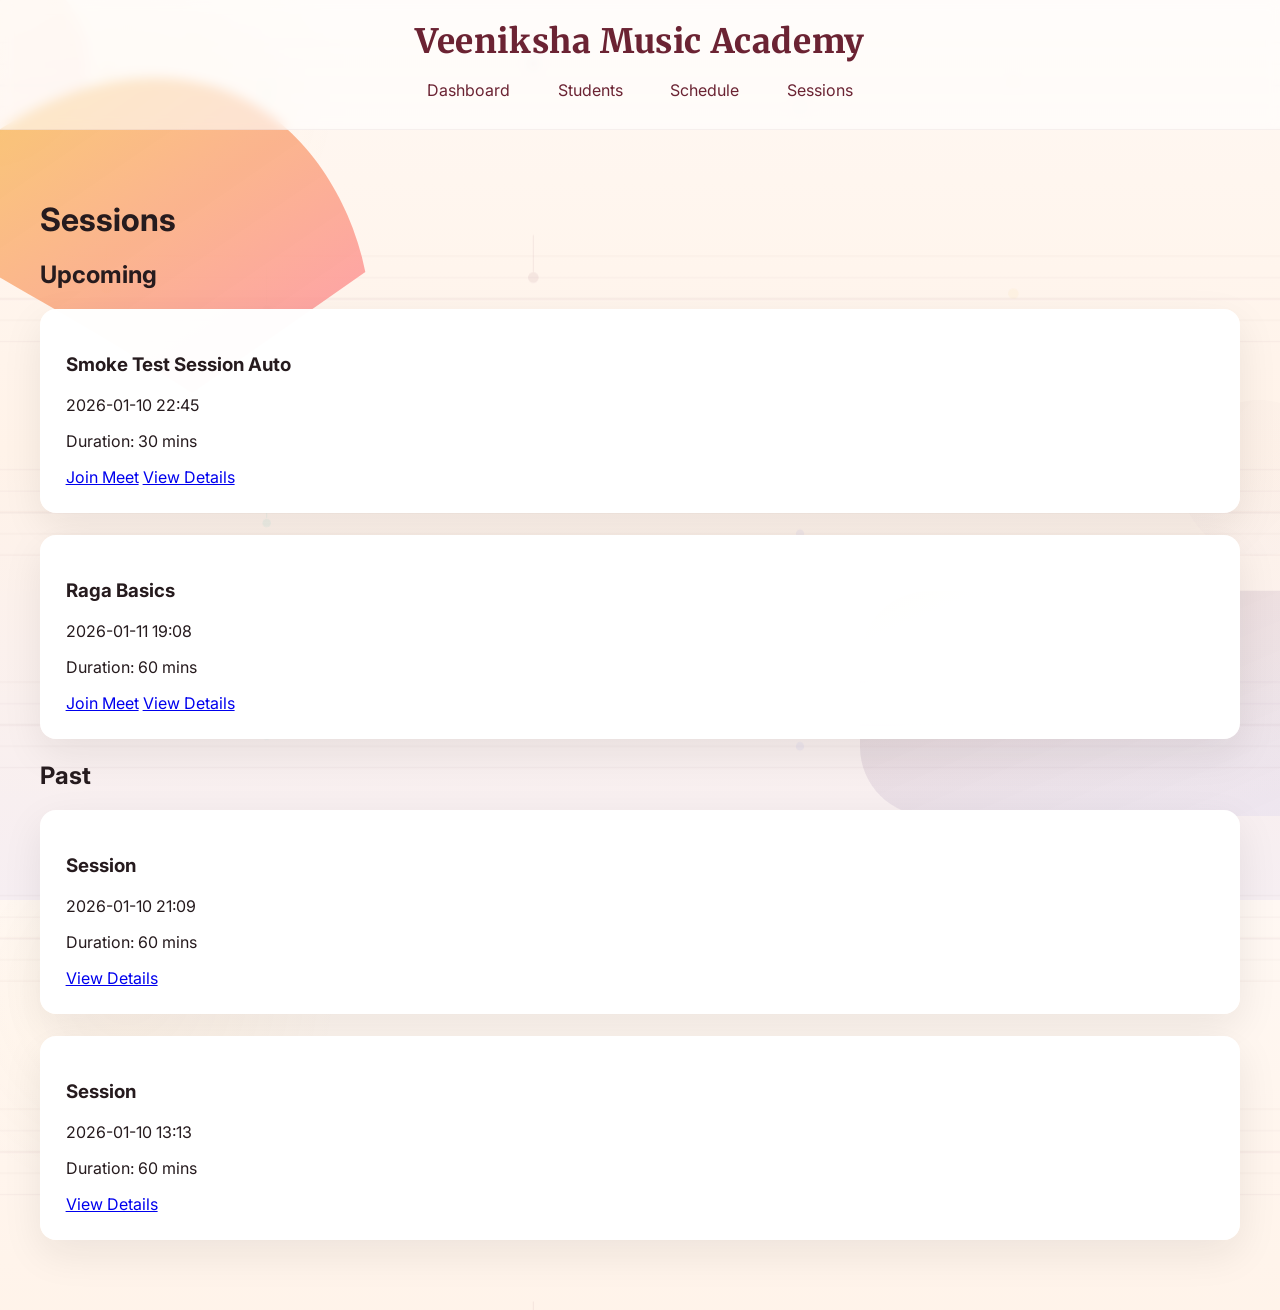
<file: artifacts/sessions.html>
<!DOCTYPE html>
<html lang="en">
<head>
    <meta charset="UTF-8">
    <meta name="viewport" content="width=device-width, initial-scale=1.0">
    <!-- Fonts: Inter for UI, Merriweather for headings/logo -->
    <link href="https://fonts.googleapis.com/css2?family=Inter:wght@300;400;600;700&family=Merriweather:wght@700&display=swap" rel="stylesheet">
    <link rel="stylesheet" href="/static/styles.css">
</head>
<body>
    <div class="bg-decor" aria-hidden="true">
        <img class="decor-left" src="/static/ornament-left.svg" alt="" aria-hidden="true">
        <img class="decor-right" src="/static/ornament-right.svg" alt="" aria-hidden="true">
    </div>

    <header class="site-header">
        <div class="logo">Veeniksha Music Academy</div>
        <nav class="main-nav">
            <a href="/dashboard">Dashboard</a>
            <a href="/students">Students</a>
            <a href="/schedule">Schedule</a>
            <a href="/sessions">Sessions</a>
        </nav>
    </header>

    <main class="container">
        
            
        
        
<h1>Sessions</h1>
<section>
    <h2>Upcoming</h2>
    <div class="cards">
        
        <div class="card">
            <h3>Smoke Test Session Auto</h3>
            <p>2026-01-10 22:45</p>
            <p>Duration: 30 mins</p>
            
            <a href="https://meet.google.com/ysk-cdee-zxh" target="_blank">Join Meet</a>
            
            <a href="/sessions/4">View Details</a>
        </div>
        
        <div class="card">
            <h3>Raga Basics</h3>
            <p>2026-01-11 19:08</p>
            <p>Duration: 60 mins</p>
            
            <a href="https://meet.google.com/example" target="_blank">Join Meet</a>
            
            <a href="/sessions/1">View Details</a>
        </div>
        
    </div>
</section>
<section>
    <h2>Past</h2>
    <div class="cards">
        
        <div class="card">
            <h3>Session</h3>
            <p>2026-01-10 21:09</p>
            <p>Duration: 60 mins</p>
            <a href="/sessions/3">View Details</a>
        </div>
        
        <div class="card">
            <h3>Session</h3>
            <p>2026-01-10 13:13</p>
            <p>Duration: 60 mins</p>
            <a href="/sessions/2">View Details</a>
        </div>
        
    </div>
</section>

    </main>
</body>
</html>
</file>
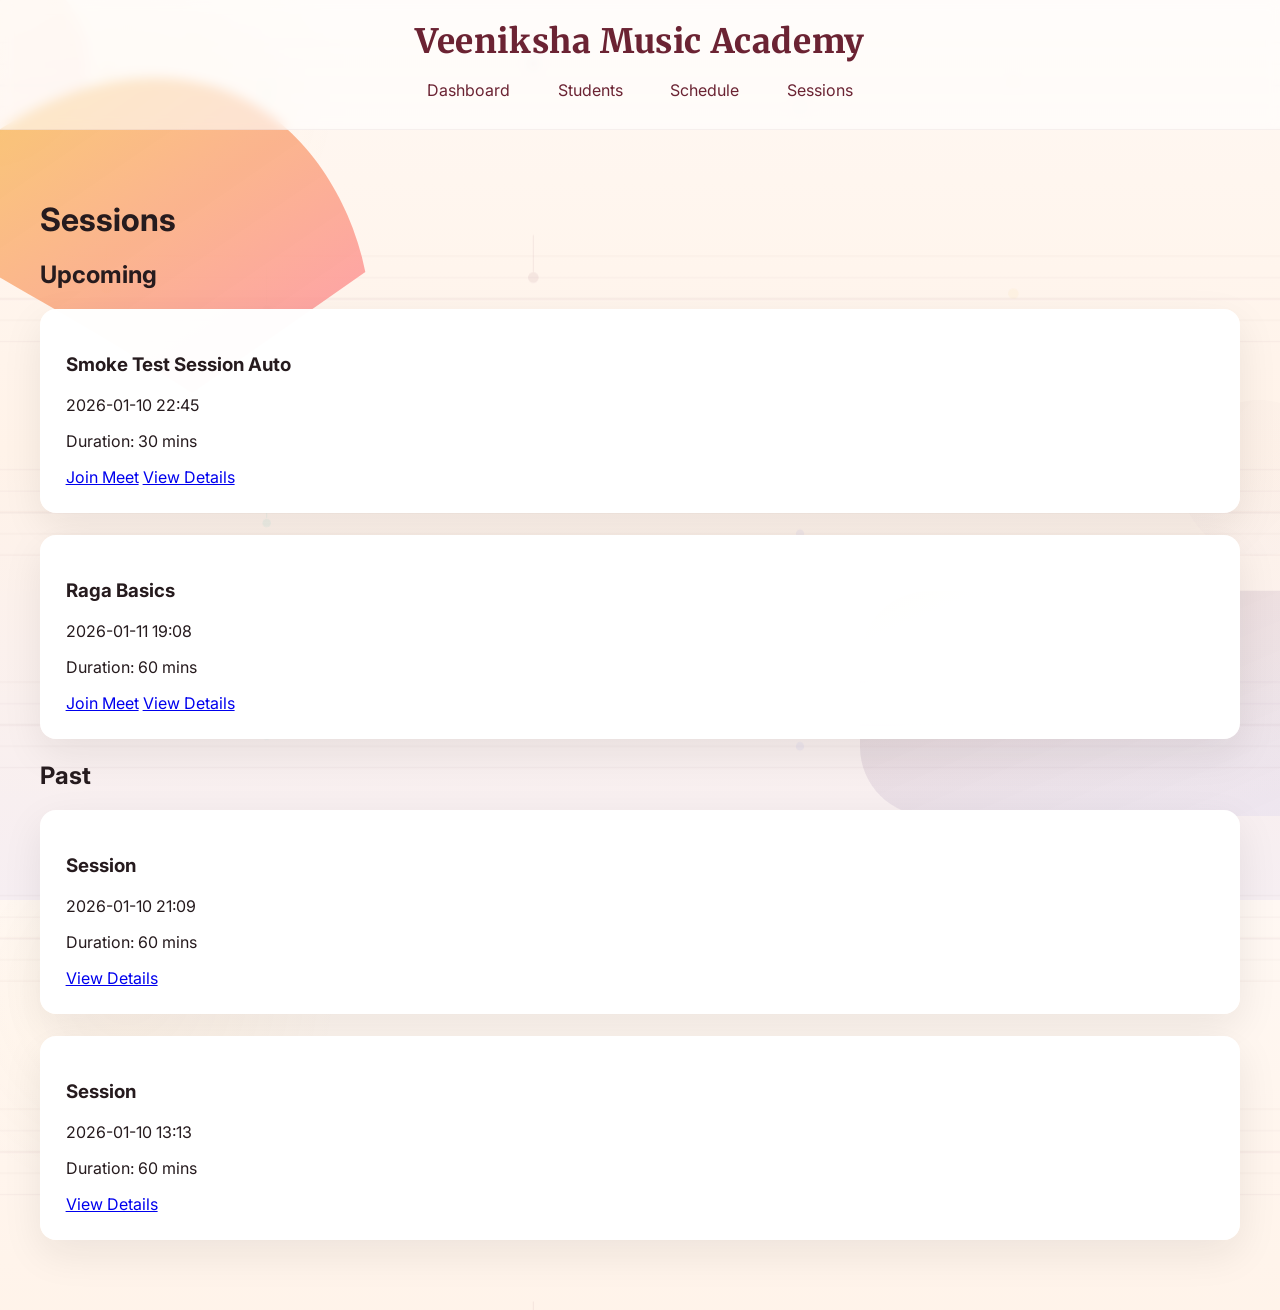
<file: artifacts/sessions_post.html>
﻿<!DOCTYPE html>
<html lang="en">
<head>
    <meta charset="UTF-8">
    <meta name="viewport" content="width=device-width, initial-scale=1.0">
    <!-- Fonts: Inter for UI, Merriweather for headings/logo -->
    <link href="https://fonts.googleapis.com/css2?family=Inter:wght@300;400;600;700&family=Merriweather:wght@700&display=swap" rel="stylesheet">
    <link rel="stylesheet" href="/static/styles.css">
</head>
<body>
    <div class="bg-decor" aria-hidden="true">
        <img class="decor-left" src="/static/ornament-left.svg" alt="" aria-hidden="true">
        <img class="decor-right" src="/static/ornament-right.svg" alt="" aria-hidden="true">
    </div>

    <header class="site-header">
        <div class="logo">Veeniksha Music Academy</div>
        <nav class="main-nav">
            <a href="/dashboard">Dashboard</a>
            <a href="/students">Students</a>
            <a href="/schedule">Schedule</a>
            <a href="/sessions">Sessions</a>
        </nav>
    </header>

    <main class="container">
        
            
        
        
<h1>Sessions</h1>
<section>
    <h2>Upcoming</h2>
    <div class="cards">
        
        <div class="card">
            <h3>Smoke Test Session Auto</h3>
            <p>2026-01-10 22:45</p>
            <p>Duration: 30 mins</p>
            
            <a href="https://meet.google.com/ysk-cdee-zxh" target="_blank">Join Meet</a>
            
            <a href="/sessions/4">View Details</a>
        </div>
        
        <div class="card">
            <h3>Raga Basics</h3>
            <p>2026-01-11 19:08</p>
            <p>Duration: 60 mins</p>
            
            <a href="https://meet.google.com/example" target="_blank">Join Meet</a>
            
            <a href="/sessions/1">View Details</a>
        </div>
        
    </div>
</section>
<section>
    <h2>Past</h2>
    <div class="cards">
        
        <div class="card">
            <h3>Session</h3>
            <p>2026-01-10 21:09</p>
            <p>Duration: 60 mins</p>
            <a href="/sessions/3">View Details</a>
        </div>
        
        <div class="card">
            <h3>Session</h3>
            <p>2026-01-10 13:13</p>
            <p>Duration: 60 mins</p>
            <a href="/sessions/2">View Details</a>
        </div>
        
    </div>
</section>

    </main>
</body>
</html>
</file>
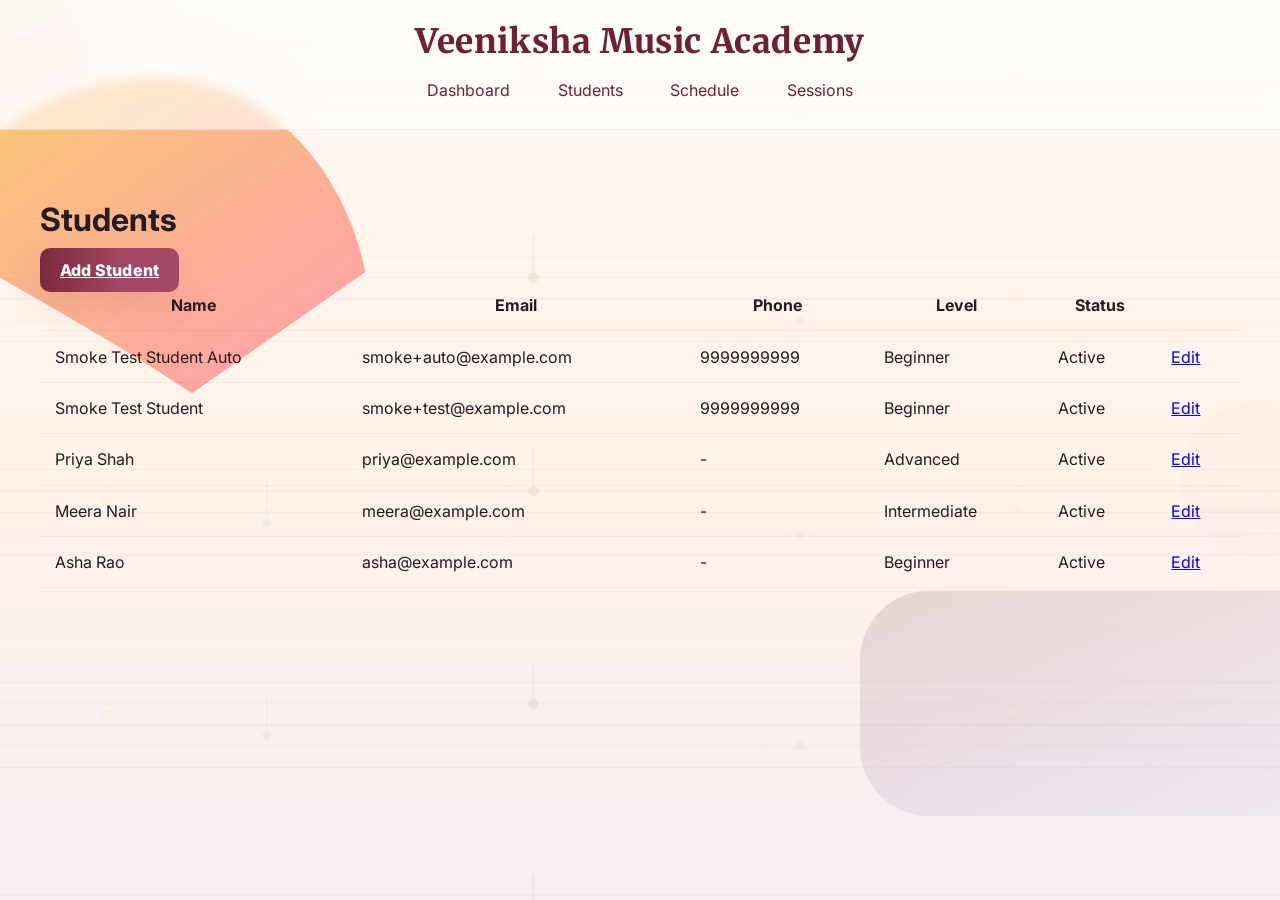
<file: artifacts/students.html>
<!DOCTYPE html>
<html lang="en">
<head>
    <meta charset="UTF-8">
    <meta name="viewport" content="width=device-width, initial-scale=1.0">
    <!-- Fonts: Inter for UI, Merriweather for headings/logo -->
    <link href="https://fonts.googleapis.com/css2?family=Inter:wght@300;400;600;700&family=Merriweather:wght@700&display=swap" rel="stylesheet">
    <link rel="stylesheet" href="/static/styles.css">
</head>
<body>
    <div class="bg-decor" aria-hidden="true">
        <img class="decor-left" src="/static/ornament-left.svg" alt="" aria-hidden="true">
        <img class="decor-right" src="/static/ornament-right.svg" alt="" aria-hidden="true">
    </div>

    <header class="site-header">
        <div class="logo">Veeniksha Music Academy</div>
        <nav class="main-nav">
            <a href="/dashboard">Dashboard</a>
            <a href="/students">Students</a>
            <a href="/schedule">Schedule</a>
            <a href="/sessions">Sessions</a>
        </nav>
    </header>

    <main class="container">
        
            
        
        
<div class="page-header">
    <h1>Students</h1>
    <a class="primary" href="/students/new">Add Student</a>
</div>
<table>
    <thead>
        <tr>
            <th>Name</th>
            <th>Email</th>
            <th>Phone</th>
            <th>Level</th>
            <th>Status</th>
            <th></th>
        </tr>
    </thead>
    <tbody>
        
        <tr class="">
            <td>Smoke Test Student Auto</td>
            <td>smoke+auto@example.com</td>
            <td>9999999999</td>
            <td>Beginner</td>
            <td>Active</td>
            <td><a href="/students/5/edit">Edit</a></td>
        </tr>
        
        <tr class="">
            <td>Smoke Test Student</td>
            <td>smoke+test@example.com</td>
            <td>9999999999</td>
            <td>Beginner</td>
            <td>Active</td>
            <td><a href="/students/4/edit">Edit</a></td>
        </tr>
        
        <tr class="">
            <td>Priya Shah</td>
            <td>priya@example.com</td>
            <td>-</td>
            <td>Advanced</td>
            <td>Active</td>
            <td><a href="/students/3/edit">Edit</a></td>
        </tr>
        
        <tr class="">
            <td>Meera Nair</td>
            <td>meera@example.com</td>
            <td>-</td>
            <td>Intermediate</td>
            <td>Active</td>
            <td><a href="/students/2/edit">Edit</a></td>
        </tr>
        
        <tr class="">
            <td>Asha Rao</td>
            <td>asha@example.com</td>
            <td>-</td>
            <td>Beginner</td>
            <td>Active</td>
            <td><a href="/students/1/edit">Edit</a></td>
        </tr>
        
    </tbody>
</table>

    </main>
</body>
</html>
</file>
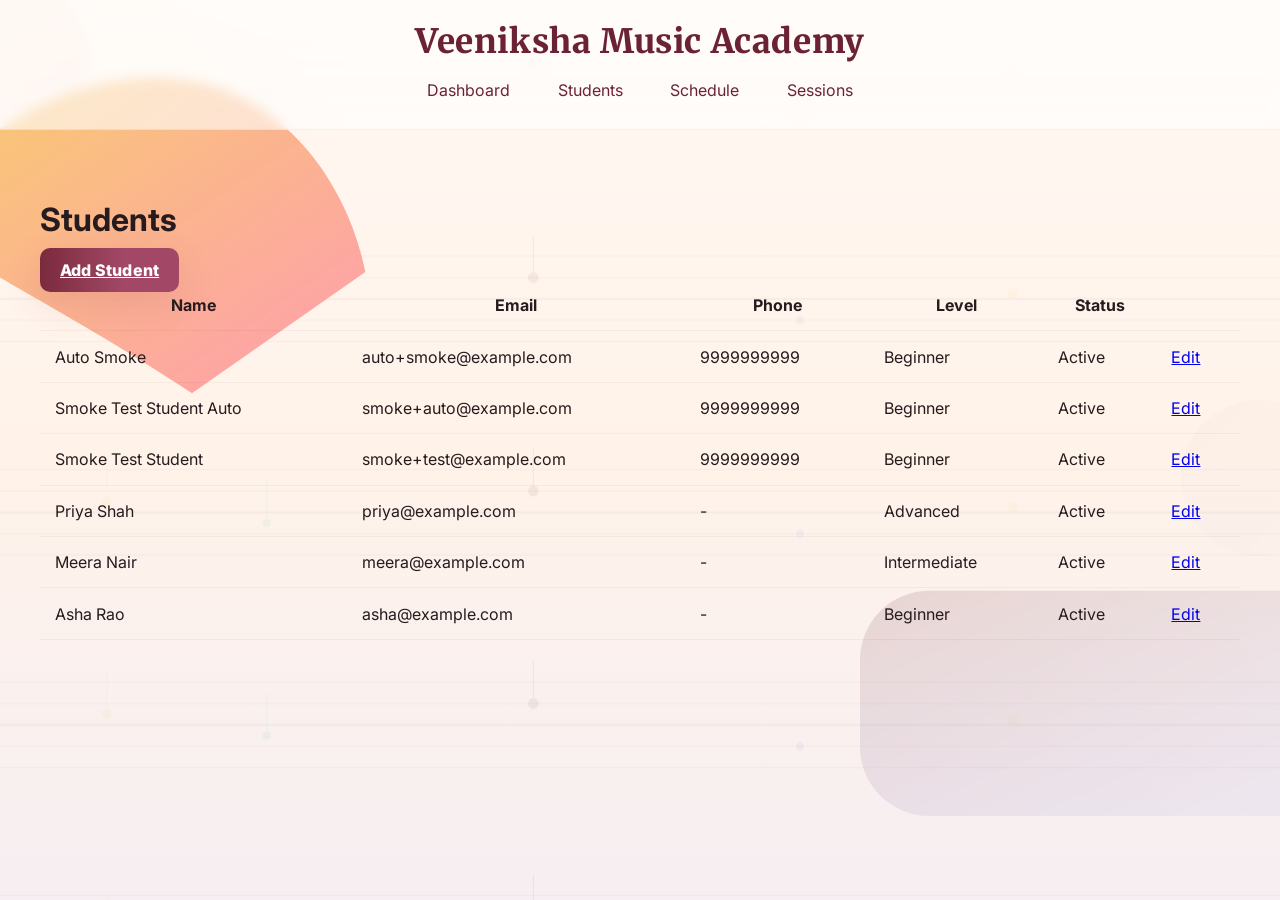
<file: artifacts/students_post.html>
﻿<!DOCTYPE html>
<html lang="en">
<head>
    <meta charset="UTF-8">
    <meta name="viewport" content="width=device-width, initial-scale=1.0">
    <!-- Fonts: Inter for UI, Merriweather for headings/logo -->
    <link href="https://fonts.googleapis.com/css2?family=Inter:wght@300;400;600;700&family=Merriweather:wght@700&display=swap" rel="stylesheet">
    <link rel="stylesheet" href="/static/styles.css">
</head>
<body>
    <div class="bg-decor" aria-hidden="true">
        <img class="decor-left" src="/static/ornament-left.svg" alt="" aria-hidden="true">
        <img class="decor-right" src="/static/ornament-right.svg" alt="" aria-hidden="true">
    </div>

    <header class="site-header">
        <div class="logo">Veeniksha Music Academy</div>
        <nav class="main-nav">
            <a href="/dashboard">Dashboard</a>
            <a href="/students">Students</a>
            <a href="/schedule">Schedule</a>
            <a href="/sessions">Sessions</a>
        </nav>
    </header>

    <main class="container">
        
            
        
        
<div class="page-header">
    <h1>Students</h1>
    <a class="primary" href="/students/new">Add Student</a>
</div>
<table>
    <thead>
        <tr>
            <th>Name</th>
            <th>Email</th>
            <th>Phone</th>
            <th>Level</th>
            <th>Status</th>
            <th></th>
        </tr>
    </thead>
    <tbody>
        
        <tr class="">
            <td>Auto Smoke</td>
            <td>auto+smoke@example.com</td>
            <td>9999999999</td>
            <td>Beginner</td>
            <td>Active</td>
            <td><a href="/students/6/edit">Edit</a></td>
        </tr>
        
        <tr class="">
            <td>Smoke Test Student Auto</td>
            <td>smoke+auto@example.com</td>
            <td>9999999999</td>
            <td>Beginner</td>
            <td>Active</td>
            <td><a href="/students/5/edit">Edit</a></td>
        </tr>
        
        <tr class="">
            <td>Smoke Test Student</td>
            <td>smoke+test@example.com</td>
            <td>9999999999</td>
            <td>Beginner</td>
            <td>Active</td>
            <td><a href="/students/4/edit">Edit</a></td>
        </tr>
        
        <tr class="">
            <td>Priya Shah</td>
            <td>priya@example.com</td>
            <td>-</td>
            <td>Advanced</td>
            <td>Active</td>
            <td><a href="/students/3/edit">Edit</a></td>
        </tr>
        
        <tr class="">
            <td>Meera Nair</td>
            <td>meera@example.com</td>
            <td>-</td>
            <td>Intermediate</td>
            <td>Active</td>
            <td><a href="/students/2/edit">Edit</a></td>
        </tr>
        
        <tr class="">
            <td>Asha Rao</td>
            <td>asha@example.com</td>
            <td>-</td>
            <td>Beginner</td>
            <td>Active</td>
            <td><a href="/students/1/edit">Edit</a></td>
        </tr>
        
    </tbody>
</table>

    </main>
</body>
</html>
</file>
<file: styles.css>
:root{--navy:#06142c;--navy2:#0b2852;--gold:#e3aa48;--gold2:#f6d88c;--cream:#f7efe3;--paper:#fffaf2;--ink:#172032;--muted:#667085;--line:#ead8b8;--white:#fff;--green:#25D366;--shadow:0 20px 60px rgba(5,20,44,.13)}*{box-sizing:border-box}html{scroll-behavior:smooth}body{margin:0;font-family:'DM Sans',sans-serif;color:var(--ink);background:var(--paper);line-height:1.55;overflow-x:hidden}.container{width:min(1440px,calc(100% - 44px));margin:auto}.site-header{position:sticky;top:0;z-index:50;background:#06142c;border-bottom:1px solid rgba(227,170,72,.3)}.nav{min-height:86px;display:flex;align-items:center;gap:28px;position:relative}.brand{display:flex;align-items:center;gap:12px;color:#fff;text-decoration:none;min-width:300px;flex-shrink:0}.veena-logo{width:76px;height:48px;color:var(--gold);display:block;flex:0 0 auto}.brand strong{display:block;font-family:'Cormorant Garamond',serif;font-size:31px;line-height:.9;color:#fff}.brand small{display:block;font-size:10px;letter-spacing:2.1px;text-transform:uppercase;margin-top:6px;color:rgba(255,255,255,.62)}.nav-links{display:flex;align-items:center;gap:25px;flex:1;justify-content:center}.nav-links a,.nav-contact a{color:#fff;text-decoration:none;font-size:13px}.nav-links a:hover{color:var(--gold2)}.nav-contact{display:flex;align-items:center;gap:16px;white-space:nowrap}.enquire-btn{background:linear-gradient(135deg,var(--gold2),var(--gold));color:#14203a!important;padding:12px 16px;border-radius:10px;font-weight:800}.menu-toggle{display:none;background:none;border:0;width:46px;height:46px;padding:8px}.menu-toggle span{display:block;height:2px;background:#fff;margin:6px 0}.hero{position:relative;overflow:hidden;background:linear-gradient(90deg,#06142c 0%,#081a38 48%,#0a203f 100%);color:#fff;padding:70px 0 60px}.hero-pattern{position:absolute;inset:0;background:radial-gradient(circle at 75% 35%,rgba(227,170,72,.12),transparent 28%),linear-gradient(90deg,transparent,rgba(255,255,255,.02));pointer-events:none}.hero-grid{display:grid;grid-template-columns:.85fr 1.15fr;gap:60px;align-items:center;position:relative;z-index:2}.eyebrow{text-transform:uppercase;letter-spacing:1.4px;color:var(--gold);font-size:13px;font-weight:700}.hero h1{font-family:'Cormorant Garamond',serif;font-size:clamp(60px,7vw,108px);line-height:.85;margin:14px 0 10px;font-weight:600}.hero h2{font-family:'Cormorant Garamond',serif;color:var(--gold);font-size:clamp(30px,3vw,48px);font-style:italic;margin:0 0 18px}.hero p{font-size:18px;max-width:620px;color:rgba(255,255,255,.88)}.hero-actions{display:flex;gap:14px;flex-wrap:wrap;margin-top:28px}.btn{display:inline-flex;align-items:center;justify-content:center;min-height:48px;padding:13px 22px;border-radius:10px;text-decoration:none;font-weight:800;font-size:13px;border:0;cursor:pointer;transition:.25s}.btn:hover{transform:translateY(-2px)}.btn-primary{background:linear-gradient(135deg,var(--gold2),var(--gold));color:#14203a;box-shadow:0 10px 26px rgba(227,170,72,.22)}.btn-ghost{border:1px solid var(--gold);color:#fff;background:transparent}.image-placeholder{border:1px solid rgba(227,170,72,.28);background:linear-gradient(145deg,rgba(255,255,255,.03),rgba(227,170,72,.05));border-radius:26px;display:grid;place-items:center;text-align:center;color:var(--gold2);position:relative;overflow:hidden}.image-placeholder strong{font-family:'Cormorant Garamond',serif;font-size:26px}.image-placeholder span{font-size:12px;color:rgba(255,255,255,.6);max-width:340px}.hero-placeholder{min-height:420px;padding:35px}.placeholder-veena{width:min(92%,720px);color:#c58b34;filter:drop-shadow(0 20px 30px rgba(0,0,0,.25))}.section{padding:58px 0}.section-light{background:#fbf4e8}.about-layout{display:grid;grid-template-columns:1.1fr 1fr 1fr;gap:20px;align-items:stretch}.about-copy h2,.section-title h2,.guru-copy h2,.register-copy h2{font-family:'Cormorant Garamond',serif;font-size:36px;margin:0 0 14px}.about-copy p{color:#4e596b;margin:8px 0}.text-link{display:inline-block;margin-top:12px;color:#a56f1c;text-decoration:none;font-weight:800}.metrics-grid{display:grid;grid-template-columns:1fr 1fr;gap:12px}.metrics-grid div{background:#fff;border:1px solid var(--line);border-radius:12px;padding:20px;display:flex;gap:15px;align-items:center}.metrics-grid b{font-family:'Cormorant Garamond',serif;font-size:30px;color:#8b5e18}.metrics-grid span{font-size:12px;color:#3d4756}.why-card{background:#071b39;color:#fff;border-radius:18px;padding:25px}.why-card h3{font-family:'Cormorant Garamond',serif;color:var(--gold);font-size:27px;text-align:center;margin:0 0 22px}.why-grid{display:grid;grid-template-columns:1fr 1fr;gap:20px}.why-grid span{font-size:12px;padding-left:26px;position:relative}.why-grid span:before{content:'✦';position:absolute;left:0;color:var(--gold)}.guru-section{background:linear-gradient(135deg,#07172f,#0c2a55);color:#fff}.guru-grid{display:grid;grid-template-columns:1fr 1.1fr;gap:56px;align-items:center}.guru-placeholder{min-height:430px}.portrait-circle{width:150px;height:150px;border-radius:50%;display:grid;place-items:center;border:2px solid var(--gold);font-family:'Cormorant Garamond',serif;font-size:48px;color:var(--gold);margin-bottom:18px}.guru-copy p{color:rgba(255,255,255,.7)}.guru-points{display:grid;grid-template-columns:1fr 1fr;gap:14px;margin-top:25px}.guru-points span{padding:14px 0;border-top:1px solid rgba(255,255,255,.13);font-size:12px}.section-title{text-align:center;margin-bottom:22px}.section-title.light h2{color:#fff}.program-grid{display:grid;grid-template-columns:repeat(5,1fr);gap:14px}.program-grid article{background:#fff;border:1px solid var(--line);border-radius:14px;padding:22px 16px;text-align:center;min-height:205px;transition:.25s}.program-grid article:hover{transform:translateY(-5px);box-shadow:var(--shadow)}.program-grid article>div{font-size:35px;color:#8c621d}.program-grid h3{font-family:'Cormorant Garamond',serif;font-size:22px;margin:8px 0}.program-grid p{font-size:12px;color:var(--muted)}.gallery-section{background:#071b39}.gallery-grid{display:grid;grid-template-columns:repeat(3,1fr);gap:16px}.gallery-placeholder{min-height:220px;border:1px dashed rgba(246,216,140,.4);border-radius:16px;display:grid;place-items:center;color:rgba(255,255,255,.55);background:rgba(255,255,255,.03)}.testimonials-section{background:#fffaf2}.story-slider{overflow-x:auto;overflow-y:hidden;scroll-snap-type:x mandatory;-webkit-overflow-scrolling:touch;padding-bottom:12px}.story-slider::-webkit-scrollbar{height:7px}.story-slider::-webkit-scrollbar-thumb{background:#cba25f;border-radius:99px}.story-track{display:flex;gap:14px;width:max-content}.story-track blockquote{width:310px;flex:0 0 auto;scroll-snap-align:start;margin:0;padding:20px;border:1px solid var(--line);border-radius:16px;background:#fff;box-shadow:0 8px 28px rgba(0,0,0,.04)}.stars{color:#b57b24}.story-track p{font-size:13px;line-height:1.5}.story-track footer{font-size:11px;font-weight:700}.register-section{background:#f6ecdc}.register-grid{display:grid;grid-template-columns:.75fr 1.25fr;gap:40px;align-items:start}.registration-form{background:#fff;border:1px solid var(--line);border-radius:18px;padding:26px;box-shadow:var(--shadow)}.form-grid{display:grid;grid-template-columns:1fr 1fr;gap:16px}.form-grid label{display:grid;gap:6px}.form-grid label.full{grid-column:1/-1}.form-grid span{font-size:11px;font-weight:800;color:#4d5869}.form-grid input,.form-grid select,.form-grid textarea{width:100%;border:1px solid #ddcfb8;border-radius:10px;padding:12px;background:#fffdf8;font:inherit}.form-grid fieldset{grid-column:1/-1!important;margin:0!important;border:0!important;padding:0!important;background:transparent!important;min-width:0!important;display:block!important}.form-grid fieldset legend{padding:0!important;margin:0 0 7px!important;font-size:11px!important;font-weight:800!important;color:#4d5869!important}.form-grid fieldset label{display:inline-flex!important;align-items:center!important;gap:8px!important;margin:0 10px 0 0!important;padding:10px 14px!important;border:1px solid #ddcfb8!important;border-radius:10px!important;background:#fffdf8!important;font-size:14px!important;font-weight:500!important;color:var(--ink)!important;cursor:pointer!important;min-width:92px!important}.form-grid fieldset label input[type=radio]{appearance:auto!important;-webkit-appearance:radio!important;width:18px!important;height:18px!important;margin:0!important;padding:0!important;border:0!important;accent-color:#b7791f!important;flex:0 0 18px!important}.form-grid fieldset label:has(input[type=radio]:checked){border-color:#b7791f!important;background:#fff7e8!important;box-shadow:0 0 0 2px rgba(183,121,31,.12)!important}.submit-btn{margin-top:18px}.form-status{font-size:12px}.hp{position:absolute!important;left:-9999px!important}.features-strip{background:#06142c;color:#fff;padding:30px 0}.feature-strip-grid{display:grid;grid-template-columns:repeat(5,1fr);gap:24px}.feature-strip-grid div{border-right:1px solid rgba(255,255,255,.16);padding-right:18px}.feature-strip-grid div:last-child{border:0}.feature-strip-grid b,.feature-strip-grid span{display:block}.feature-strip-grid b{font-size:13px}.feature-strip-grid span{font-size:10px;color:rgba(255,255,255,.65);margin-top:4px}.whatsapp-float{position:fixed;right:22px;bottom:22px;z-index:60;display:flex;align-items:center;gap:9px;background:#fff;color:#222;text-decoration:none;font-size:11px;font-weight:800;padding:8px 11px 8px 9px;border-radius:999px;box-shadow:0 12px 30px rgba(0,0,0,.22)}.whatsapp-float svg{width:38px;height:38px;color:var(--green)}.footer{background:#041024;color:#fff;padding:38px 0}.footer-grid{display:grid;grid-template-columns:1.3fr .8fr 1fr;gap:28px}.footer-brand{font-family:'Cormorant Garamond',serif;color:var(--gold);font-size:30px}.footer a,.footer span{display:block;color:rgba(255,255,255,.7);text-decoration:none;font-size:12px;margin:6px 0}.reveal{opacity:0;transform:translateY(18px);transition:opacity .65s ease,transform .65s ease}.reveal.visible{opacity:1;transform:none}.delay-1{transition-delay:.1s}.delay-2{transition-delay:.2s}@media(max-width:1180px){.nav-contact{display:none}.brand{min-width:auto}.nav-links{gap:17px}.program-grid{grid-template-columns:repeat(3,1fr)}}@media(max-width:900px){.nav{min-height:82px;justify-content:space-between;gap:12px}.nav-contact{display:none!important}.nav-links{display:none;position:absolute;top:82px;left:0;right:0;flex-direction:column;align-items:flex-start;background:#082149;padding:20px;border-radius:0 0 15px 15px;box-shadow:0 18px 35px rgba(0,0,0,.25)}.nav-links.open{display:flex}.menu-toggle{display:block;margin-left:auto;flex:0 0 46px}.brand{min-width:0;max-width:calc(100% - 60px);gap:9px}.brand .veena-logo{display:block!important;width:64px;height:42px}.brand strong{font-size:28px}.brand small{font-size:8px;letter-spacing:1.5px;white-space:nowrap}.hero-grid,.guru-grid,.register-grid,.about-layout{grid-template-columns:1fr}.hero{padding-top:52px}.hero-placeholder{min-height:360px}.program-grid{grid-template-columns:repeat(2,1fr)}.gallery-grid{grid-template-columns:1fr}.feature-strip-grid{grid-template-columns:1fr 1fr}.form-grid{grid-template-columns:1fr}.form-grid label.full{grid-column:auto}.form-grid fieldset{grid-column:auto!important}}@media(max-width:600px){.container{width:min(100% - 26px,1440px)}.site-header .container{width:calc(100% - 24px)}.nav{min-height:78px}.brand{gap:7px}.brand .veena-logo{width:54px;height:38px}.brand strong{font-size:27px;line-height:1}.brand small{font-size:7px;letter-spacing:1.15px;margin-top:4px}.menu-toggle{width:42px;height:42px;flex-basis:42px}.nav-links{top:78px}.hero h1{font-size:66px}.hero h2{font-size:34px}.hero p{font-size:15px}.hero-placeholder{min-height:290px}.about-layout{gap:26px}.metrics-grid,.why-grid,.guru-points,.program-grid,.feature-strip-grid{grid-template-columns:1fr}.section{padding:46px 0}.story-track blockquote{width:82vw}.whatsapp-float b{display:none}.whatsapp-float{padding:7px}.footer-grid{grid-template-columns:1fr}.register-grid{gap:22px}.form-grid fieldset label{min-width:110px!important;margin:0 8px 8px 0!important}}@media(prefers-reduced-motion:reduce){*{scroll-behavior:auto!important;transition:none!important}.reveal{opacity:1;transform:none}}
</file>
<file: website/styles.css>
:root{--navy:#071b3a;--gold:#e5a83a;--cream:#f8f3e9;--paper:#fffdf8;--text:#152034;--muted:#667085;--line:#e7dcc9;--shadow:0 20px 60px rgba(7,27,58,.14)}*{box-sizing:border-box}html{scroll-behavior:smooth}body{margin:0;font-family:'DM Sans',sans-serif;color:var(--text);background:var(--paper);line-height:1.6}.container{width:min(1160px,calc(100% - 40px));margin:auto}.section-pad{padding:96px 0}.site-header{position:fixed;z-index:50;top:0;left:0;right:0;background:rgba(7,27,58,.82);backdrop-filter:blur(16px);border-bottom:1px solid rgba(255,255,255,.09)}.nav{height:76px;display:flex;align-items:center;justify-content:space-between}.brand{display:flex;gap:12px;align-items:center;color:#fff;text-decoration:none}.brand-mark{width:40px;height:40px;border-radius:50%;display:grid;place-items:center;background:linear-gradient(135deg,var(--gold),#f5ca72);color:var(--navy);font-size:21px;font-weight:700}.brand strong{display:block;font-family:'Playfair Display',serif;font-size:22px;line-height:1}.brand small{display:block;font-size:10px;letter-spacing:2px;text-transform:uppercase;opacity:.65;margin-top:4px}.nav-links{display:flex;align-items:center;gap:28px}.nav-links a{color:#fff;text-decoration:none;font-size:14px;opacity:.85}.nav-cta{padding:10px 16px;border:1px solid rgba(255,255,255,.24);border-radius:999px}.menu-toggle{display:none;background:none;border:0;color:#fff;font-size:26px}.hero{min-height:92vh;display:flex;align-items:center;background:radial-gradient(circle at 80% 20%,rgba(229,168,58,.18),transparent 28%),linear-gradient(145deg,#061730,#0b2c5e);color:#fff;position:relative;overflow:hidden;padding-top:150px}.hero-grid{display:grid;grid-template-columns:1.1fr .9fr;gap:72px;align-items:center}.eyebrow{display:inline-flex;align-items:center;gap:8px;text-transform:uppercase;letter-spacing:2.2px;font-size:12px;font-weight:700;color:#f3c66b}.eyebrow:before{content:'';width:30px;height:1px;background:currentColor}.eyebrow.dark{color:#9a6b1e}.hero h1,.section-copy h2,.section-heading h2,.guru-copy h2,.register-copy h2{font-family:'Playfair Display',serif;line-height:1.08;margin:18px 0 22px}.hero h1{font-size:clamp(48px,6vw,80px)}.hero h1 span{color:#f0bd59}.hero-lead{font-size:19px;color:rgba(255,255,255,.76)}.hero-actions{display:flex;gap:14px;flex-wrap:wrap;margin:32px 0 40px}.btn{display:inline-flex;padding:14px 22px;border-radius:999px;text-decoration:none;font-weight:700;font-size:14px}.btn-primary{background:linear-gradient(135deg,#f2c269,#d7982c);color:#11213a}.btn-secondary{border:1px solid rgba(255,255,255,.22);color:#fff}.hero-highlights{display:grid;grid-template-columns:repeat(3,1fr);gap:20px}.hero-highlights strong,.hero-highlights span{display:block}.hero-highlights span{font-size:12px;color:rgba(255,255,255,.58)}.hero-visual{position:relative}.veena-art{min-height:520px;border:1px solid rgba(255,255,255,.15);border-radius:32px;background:radial-gradient(circle at center,#174783,#081d3e 65%);box-shadow:0 30px 90px rgba(0,0,0,.35);display:flex;flex-direction:column;align-items:center;justify-content:center;position:relative;overflow:hidden}.veena-art:after{content:'♪  ♫  ♪  ♬  ♪';position:absolute;bottom:40px;font-size:34px;letter-spacing:16px;color:rgba(240,189,89,.5)}.veena-symbol{font-size:150px;color:#efb84f;line-height:1}.music-title{font-family:'Playfair Display',serif;font-size:36px;letter-spacing:8px;color:#fff}.quote-card{position:absolute;left:-34px;bottom:-24px;background:#fff;color:var(--navy);padding:15px 20px;border-radius:16px;font-family:'Playfair Display',serif;font-weight:700;box-shadow:var(--shadow)}.floating-note{position:absolute;color:#f1bf60;font-size:40px;animation:float 5s ease-in-out infinite}.note-a{right:25px;top:12%}.note-b{left:25px;top:26%}.hero-orb{position:absolute;border-radius:50%;opacity:.22}.orb-1{width:340px;height:340px;background:#e6a833;right:-120px;bottom:-140px}.orb-2{width:180px;height:180px;background:#fff;left:-100px;top:35%}.mini-strip{background:#dca13c;color:#10203b;padding:18px 0;font-weight:700;font-size:13px}.strip-grid{display:grid;grid-template-columns:repeat(4,1fr);gap:18px;text-align:center}.light-section{background:#fbf7ef}.split-grid,.guru-grid,.register-grid{display:grid;grid-template-columns:.9fr 1.1fr;gap:70px;align-items:center}.section-copy h2,.section-heading h2,.guru-copy h2,.register-copy h2{font-size:clamp(38px,4vw,56px)}.section-copy p,.section-heading p{color:var(--muted);font-size:17px}.feature-grid{display:grid;grid-template-columns:repeat(2,1fr);gap:18px}.feature-card{padding:26px;border-radius:20px;background:#fff;border:1px solid var(--line);box-shadow:0 12px 35px rgba(27,32,46,.05)}.feature-card span{color:#b67d22;font-size:12px;font-weight:700}.feature-card p{color:var(--muted);font-size:14px}.guru-section{background:linear-gradient(135deg,#071b3a,#0f3265);color:#fff}.portrait-placeholder{min-height:480px;border-radius:28px;background:linear-gradient(145deg,#12396d,#071b3a);border:1px solid rgba(255,255,255,.14);display:flex;flex-direction:column;align-items:center;justify-content:center;box-shadow:0 28px 80px rgba(0,0,0,.32)}.portrait-placeholder span{font-size:110px;color:#e7b85d}.portrait-placeholder strong{font-family:'Playfair Display',serif;font-size:34px}.portrait-placeholder small{color:rgba(255,255,255,.65)}.guru-intro{font-size:18px;color:rgba(255,255,255,.72)}.milestones{display:grid;grid-template-columns:repeat(2,1fr);gap:22px;margin-top:32px}.milestones div{padding-top:18px;border-top:1px solid rgba(255,255,255,.15)}.milestones strong,.milestones span{display:block}.milestones span{font-size:14px;color:rgba(255,255,255,.65);margin-top:6px}.centered{text-align:center;max-width:780px;margin:0 auto 46px}.class-cards,.testimonial-grid{display:grid;grid-template-columns:repeat(3,1fr);gap:22px}.class-card{background:#fff;border:1px solid var(--line);border-radius:24px;padding:34px;min-height:220px}.class-card .icon{font-size:34px;color:#b67d22}.class-card p{color:var(--muted)}.testimonial-section{background:#0b2348;color:#fff}.testimonial{margin:0;padding:30px;border:1px solid rgba(255,255,255,.12);border-radius:22px;background:rgba(255,255,255,.05)}.testimonial p{font-family:'Playfair Display',serif;font-size:20px}.testimonial footer{font-size:13px;color:#efc36d}.register-section{background:#f7f1e6}.register-grid{align-items:start}.register-copy p{color:var(--muted)}.contact-card{margin-top:30px;padding:20px;border-left:3px solid #dba03b;background:#fff}.contact-card span,.contact-card a{display:block}.contact-card span{font-size:11px;font-weight:700;letter-spacing:1.6px;color:#9a6b1e}.contact-card a{color:#152034;text-decoration:none;margin-top:6px;font-weight:700}.form-shell{background:#fff;border-radius:26px;border:1px solid var(--line);box-shadow:var(--shadow);overflow:hidden}.form-shell iframe{width:100%;height:760px;border:0}.form-fallback{padding:12px 18px;text-align:center;font-size:12px;color:#667085;border-top:1px solid #eee5d6}.form-fallback a{color:#9a6b1e;font-weight:700}.footer{padding:46px 0;background:#05142d;color:#fff}.footer-grid{display:flex;justify-content:space-between;gap:30px;align-items:end}.footer-brand{font-family:'Playfair Display',serif;font-size:30px}.footer p{color:rgba(255,255,255,.6);margin:6px 0}.footer a{color:#e7b85d}.reveal{opacity:0;transform:translateY(18px);transition:opacity .7s ease,transform .7s ease}.reveal.visible{opacity:1;transform:none}.delay-1{transition-delay:.12s}.delay-2{transition-delay:.24s}@keyframes float{50%{transform:translateY(-16px)}}@media(max-width:900px){.nav-links{position:absolute;left:20px;right:20px;top:82px;padding:18px;border-radius:18px;background:#0a2349;display:none;flex-direction:column;align-items:flex-start}.nav-links.open{display:flex}.menu-toggle{display:block}.hero-grid,.split-grid,.guru-grid,.register-grid{grid-template-columns:1fr}.strip-grid{grid-template-columns:repeat(2,1fr)}.feature-grid,.milestones{grid-template-columns:1fr}.class-cards,.testimonial-grid{grid-template-columns:1fr}.section-pad{padding:76px 0}.quote-card{left:10px}}@media(max-width:560px){.container{width:min(100% - 28px,1160px)}.hero{padding-top:130px}.hero h1{font-size:48px}.hero-highlights,.strip-grid{grid-template-columns:1fr}.strip-grid{text-align:left}.section-pad{padding:64px 0}.feature-grid{grid-template-columns:1fr}.footer-grid{display:block}.veena-art{min-height:390px}.music-title{font-size:25px;letter-spacing:5px}}
</file>
<file: static/styles.css>
/* Veeniksha — vibrant theme and animations */
:root{
    --bg-cream: #fff8f3;
    --accent-deep: #6b2333; /* maroon */
    --accent-gold: #f6c85f; /* saffron */
    --accent-teal: #2ab3a9; /* teal accent */
    --accent-purple: #6b5bde;
    --card-bg: rgba(255,255,255,0.98);
    --shadow: 0 14px 40px rgba(27,21,31,0.08);
}

html, body { height:100%; }
body {
    font-family: 'Inter', system-ui, -apple-system, 'Segoe UI', Roboto, Arial;
    margin:0; color:#261b1e;
    background: 
        url('data:image/svg+xml;utf8,<svg viewBox="0 0 1200 800" xmlns="http://www.w3.org/2000/svg"><defs><pattern id="staff" patternUnits="userSpaceOnUse" width="1200" height="200"><line x1="0" y1="40" x2="1200" y2="40" stroke="rgba(107,35,51,0.04)" stroke-width="1"/><line x1="0" y1="60" x2="1200" y2="60" stroke="rgba(107,35,51,0.04)" stroke-width="1"/><line x1="0" y1="80" x2="1200" y2="80" stroke="rgba(107,35,51,0.05)" stroke-width="1.5"/><line x1="0" y1="100" x2="1200" y2="100" stroke="rgba(107,35,51,0.04)" stroke-width="1"/><line x1="0" y1="120" x2="1200" y2="120" stroke="rgba(107,35,51,0.04)" stroke-width="1"/><circle cx="100" cy="70" r="5" fill="rgba(246,200,95,0.08)"/><circle cx="250" cy="90" r="4" fill="rgba(42,179,169,0.07)"/><circle cx="500" cy="60" r="5" fill="rgba(107,35,51,0.07)"/><circle cx="750" cy="100" r="4" fill="rgba(107,119,222,0.07)"/><circle cx="950" cy="75" r="5" fill="rgba(246,200,95,0.07)"/><line x1="100" y1="65" x2="100" y2="30" stroke="rgba(246,200,95,0.07)" stroke-width="1"/><line x1="250" y1="85" x2="250" y2="50" stroke="rgba(42,179,169,0.07)" stroke-width="1"/><line x1="500" y1="55" x2="500" y2="20" stroke="rgba(107,35,51,0.07)" stroke-width="1"/></pattern></defs><rect width="1200" height="800" fill="url(%23staff)"/></svg>') repeat,
        radial-gradient(circle at 10% 10%, rgba(246,200,95,0.06), transparent 15%),
        linear-gradient(180deg, #fff8f3 0%, #fff3e9 50%, #f6eef2 100%);
}

/* animated decorative SVGs */
.bg-decor{ position: fixed; inset:0; pointer-events: none; z-index:0; }
.bg-decor img{ position: absolute; will-change: transform; opacity:0.95; }
.bg-decor .decor-left{ left:-120px; top:-40px; width:520px; transform-origin:center; animation: floatLeft 12s ease-in-out infinite; }
.bg-decor .decor-right{ right:-100px; bottom:-20px; width:520px; transform-origin:center; animation: floatRight 14s ease-in-out infinite; filter: hue-rotate(10deg) saturate(0.9); }
@keyframes floatLeft{ 0%{ transform: translateY(0) rotate(0deg); } 50%{ transform: translateY(-18px) rotate(-6deg);} 100%{ transform: translateY(0) rotate(0deg);} }
@keyframes floatRight{ 0%{ transform: translateY(0) rotate(0deg);} 50%{ transform: translateY(20px) rotate(5deg);} 100%{ transform: translateY(0) rotate(0deg);} }

.site-header{ position:relative; z-index:2; display:flex; flex-direction:column; align-items:center; padding:1.25rem 2rem; background:rgba(255,255,255,0.6); backdrop-filter: blur(6px); border-bottom: 1px solid rgba(107,35,51,0.06); }
.site-header .logo{ font-family:'Merriweather', serif; color:var(--accent-deep); font-size:2.1rem; font-weight:800; text-align:center; letter-spacing:0.6px; }
.main-nav{ display:flex; gap:1.2rem; align-items:center; margin-top:0.6rem; justify-content:center; }
.main-nav a{ color:var(--accent-deep); text-decoration:none; padding:0.55rem 0.9rem; border-radius:10px; position:relative; overflow:visible; transition: all 220ms cubic-bezier(.2,.9,.2,1); }
.main-nav a::after{ content:''; position:absolute; left:10%; right:10%; bottom:-6px; height:4px; background:linear-gradient(90deg,var(--accent-gold),var(--accent-teal)); opacity:0; transform: scaleX(0); transition: all 260ms ease; transform-origin:left center; border-radius:3px; }
.main-nav a:hover{ transform: translateY(-4px) scale(1.02); }
.main-nav a:hover::after{ opacity:1; transform: scaleX(1); }

.container{ position:relative; z-index:2; padding:3rem 2rem; max-width:1200px; margin:0 auto; }

/* cards */
.card{ background:var(--card-bg); border-radius:16px; padding:1.6rem; box-shadow:var(--shadow); margin-bottom:1.4rem; transition: transform 240ms cubic-bezier(.2,.9,.2,1), box-shadow 240ms; }
.card:hover{ transform: translateY(-8px) rotate(-0.3deg); box-shadow: 0 24px 60px rgba(27,21,31,0.12); }

.card.narrow{ max-width:640px; margin:2rem auto; }
.filter-card{ margin-top:1.5rem; max-width:980px; margin-left:auto; margin-right:auto; }

label{ display:block; font-weight:700; color:var(--accent-deep); margin-bottom:0.6rem; }
input, select, textarea{ width:100%; padding:0.7rem; border-radius:10px; border:1px solid rgba(27,21,31,0.06); background:linear-gradient(180deg, #fff, rgba(255,255,255,0.95)); }
input:focus, select:focus, textarea:focus{ outline:none; box-shadow: 0 12px 28px rgba(107,35,51,0.08); border-color: rgba(107,35,51,0.12); }
.grid{ display:grid; grid-template-columns: repeat(auto-fit, minmax(200px, 1fr)); gap:1rem; }
.filter-grid{ grid-template-columns: repeat(4, minmax(150px, 1fr)) auto; align-items:end; }
.filter-card .grid label{ margin-bottom:0; }
.filter-actions{ display:flex; gap:0.5rem; align-items:center; justify-content:flex-end; padding-bottom:0.1rem; }
@media (max-width:900px){ .filter-grid{ grid-template-columns: repeat(auto-fit, minmax(200px, 1fr)); } }

button, .primary, .secondary, .danger{ padding:0.75rem 1.25rem; border-radius:10px; border:none; cursor:pointer; font-weight:800; letter-spacing:0.2px; }

.primary{ background: linear-gradient(90deg, #7b2a3d 0%, #a24866 60%); color:#fff; box-shadow: 0 12px 36px rgba(163,72,102,0.16); transition: transform 160ms ease, box-shadow 160ms ease; }
.primary:hover{ transform: translateY(-6px) scale(1.02); box-shadow: 0 28px 68px rgba(163,72,102,0.2); }

.secondary{ background: linear-gradient(90deg, rgba(246,200,95,0.14), rgba(246,200,95,0.06)); color:var(--accent-deep); }
.danger{ background: linear-gradient(90deg,#ff6b6b,#ff4c4c); color:white; }

/* small animated icon on buttons */
.btn-icon{ display:inline-flex; align-items:center; gap:0.5rem; }
.btn-icon svg{ transition: transform 220ms ease; }
.primary:hover .btn-icon svg{ transform: translateX(6px) rotate(6deg); }

/* tables and lists */
table{ width:100%; border-collapse:collapse; margin-bottom:1rem; }
th, td{ padding:0.95rem; border-bottom:1px solid rgba(27,21,31,0.04); }

.flash{ padding:0.85rem; border-radius:10px; margin-bottom:0.8rem; font-weight:700; }
.flash.success{ background: linear-gradient(90deg,#e9fbf0,#d6f6e6); color:#0a6a3a; }
.flash.error{ background: linear-gradient(90deg,#ffecec,#ffd2d2); color:#7a1a1a; }
.flash.warning{ background: linear-gradient(90deg,#fff9e6,#fff3c9); color:#6a5400; }

.stat-card{ padding:1.15rem 1.5rem; border-radius:14px; box-shadow: var(--shadow); background: linear-gradient(180deg,#ffffff,#fffaf7); text-align:center; position:relative; overflow:hidden; }
.stat-card::after{ content:""; position:absolute; inset:0 0 auto 0; height:6px; background:linear-gradient(90deg, var(--accent-gold), var(--accent-teal)); opacity:0.8; }
.stat-card h2{ margin:0; font-size:1.8rem; color:var(--accent-deep); }
.stat-card p{ margin:0.35rem 0 0; color:#3b2a31; }
.stats-grid{ display:grid; grid-template-columns: repeat(auto-fit, minmax(220px, 1fr)); gap:1rem; align-items:stretch; width:100%; }

.insights-grid{ display:grid; grid-template-columns: repeat(auto-fit, minmax(320px, 1fr)); gap:1.4rem; margin-top:1.2rem; width:100%; }
.chart-card h2{ margin-top:0; text-align:center; }
.bar-chart{ display:flex; flex-direction:column; gap:0.85rem; }
.bar-row{ display:grid; grid-template-columns: minmax(120px, 1fr) 3fr auto; align-items:center; gap:0.8rem; }
.bar-label{ font-weight:700; color:var(--accent-deep); font-size:0.95rem; }
.bar-track{ background:rgba(107,35,51,0.08); border-radius:999px; height:0.7rem; position:relative; overflow:hidden; }
.bar-fill{ display:block; height:100%; background:linear-gradient(90deg, var(--accent-gold), var(--accent-teal)); border-radius:999px; box-shadow:0 8px 18px rgba(107,35,51,0.15); }
.bar-fill.alt{ background:linear-gradient(90deg, #a24866, #6b2333); }
.bar-value{ font-weight:700; color:#3b2a31; }
.muted{ color:rgba(38,27,30,0.55); }

/* Sessions table layout */
.session-section{ margin-bottom:2rem; }
.session-table{ padding:1rem 1.2rem; position:relative; overflow:hidden; }
.session-table::before{ content:""; position:absolute; inset:0; border-radius:16px; border:1px solid rgba(107,35,51,0.08); pointer-events:none; }
.session-table::after{ content:""; position:absolute; inset:0 0 auto 0; height:6px; opacity:0.85; background:linear-gradient(90deg, var(--accent-gold), var(--accent-teal)); }
.past-section .session-table::after{ background:linear-gradient(90deg, #a24866, #6b2333); }
.session-grid{ width:100%; border-collapse:separate; border-spacing:0 0.65rem; }
.session-grid thead th{ padding:0.6rem 0.5rem; text-align:left; font-weight:800; color:var(--accent-deep); text-transform:uppercase; font-size:0.75rem; letter-spacing:0.8px; }
.session-grid tbody tr{ animation: rowIn 380ms ease both; }
.session-grid tbody td{ padding:0.75rem 0.5rem; background:rgba(255,255,255,0.78); }
.session-grid tbody tr:hover td{ background:rgba(255,255,255,0.95); }
.session-grid tbody td:first-child{ border-top-left-radius:12px; border-bottom-left-radius:12px; }
.session-grid tbody td:last-child{ border-top-right-radius:12px; border-bottom-right-radius:12px; }
.session-grid tbody tr:not(.session-empty) td{ box-shadow:0 10px 24px rgba(27,21,31,0.08); }
.session-grid tbody tr.session-empty td{ text-align:center; color:rgba(38,27,30,0.55); background:rgba(255,255,255,0.6); }
.session-grid strong{ color:var(--accent-deep); }
.session-actions{ display:flex; gap:0.8rem; flex-wrap:wrap; }
.session-actions a{ color:var(--accent-deep); text-decoration:none; font-weight:700; }
.session-actions a:hover{ text-decoration:underline; }

@keyframes rowIn{ from{ opacity:0; transform: translateY(12px); } to{ opacity:1; transform: translateY(0); } }

@media (max-width:900px){
    .session-grid thead{ display:none; }
    .session-grid, .session-grid tbody, .session-grid tr, .session-grid td{ display:block; width:100%; }
    .session-grid tbody tr{ margin-bottom:0.8rem; }
    .session-grid tbody td{ box-shadow:none; }
    .session-grid tbody td + td{ border-top:1px solid rgba(107,35,51,0.08); }
    .session-grid tbody td:first-child{ border-radius:12px 12px 0 0; }
    .session-grid tbody td:last-child{ border-radius:0 0 12px 12px; }
}

@media (max-width:700px){ .main-nav{ gap:0.6rem; } .site-header{ padding:1rem; } .bg-decor .decor-left{ width:360px; left:-140px; } .bg-decor .decor-right{ width:360px; right:-120px; } }

/* Page-specific musical backgrounds */
body.dashboard-page { 
    background: 
        url('data:image/svg+xml;utf8,<svg viewBox="0 0 1200 800" xmlns="http://www.w3.org/2000/svg"><defs><pattern id="musicnotes" patternUnits="userSpaceOnUse" width="300" height="300"><circle cx="50" cy="80" r="7" fill="rgba(246,200,95,0.09)"/><path d="M 57 80 L 60 40" stroke="rgba(246,200,95,0.08)" stroke-width="1.5"/><circle cx="150" cy="120" r="6" fill="rgba(107,35,51,0.08)"/><path d="M 157 120 L 160 70" stroke="rgba(107,35,51,0.07)" stroke-width="1.5"/><circle cx="220" cy="100" r="5" fill="rgba(42,179,169,0.08)"/><path d="M 225 100 L 228 55" stroke="rgba(42,179,169,0.07)" stroke-width="1"/><line x1="0" y1="150" x2="300" y2="150" stroke="rgba(107,35,51,0.03)" stroke-width="1"/><line x1="0" y1="170" x2="300" y2="170" stroke="rgba(107,35,51,0.03)" stroke-width="1"/><line x1="0" y1="190" x2="300" y2="190" stroke="rgba(107,35,51,0.04)" stroke-width="1.5"/><line x1="0" y1="210" x2="300" y2="210" stroke="rgba(107,35,51,0.03)" stroke-width="1"/><line x1="0" y1="230" x2="300" y2="230" stroke="rgba(107,35,51,0.03)" stroke-width="1"/></pattern></defs><rect width="1200" height="800" fill="url(%23musicnotes)"/></svg>') repeat,
        radial-gradient(circle at 10% 10%, rgba(246,200,95,0.06), transparent 15%),
        linear-gradient(180deg, #fff8f3 0%, #fff3e9 50%, #f6eef2 100%);
}

body.students-page {
    background: 
        url('data:image/svg+xml;utf8,<svg viewBox="0 0 1200 800" xmlns="http://www.w3.org/2000/svg"><defs><pattern id="treble" patternUnits="userSpaceOnUse" width="400" height="400"><circle cx="60" cy="100" r="12" fill="none" stroke="rgba(107,35,51,0.05)" stroke-width="1.5"/><line x1="60" y1="88" x2="60" y2="112" stroke="rgba(107,35,51,0.04)" stroke-width="1.5"/><circle cx="60" cy="85" r="5" fill="rgba(246,200,95,0.06)"/><circle cx="180" cy="150" r="6" fill="rgba(42,179,169,0.08)"/><path d="M 186 150 L 195 110" stroke="rgba(42,179,169,0.07)" stroke-width="1.5"/><circle cx="280" cy="180" r="5" fill="rgba(107,35,51,0.07)"/><path d="M 285 180 L 292 140" stroke="rgba(107,35,51,0.06)" stroke-width="1"/><path d="M 0 240 Q 100 220 200 240 T 400 240" stroke="rgba(107,35,51,0.03)" stroke-width="1" fill="none"/></pattern></defs><rect width="1200" height="800" fill="url(%23treble)"/></svg>') repeat,
        radial-gradient(circle at 10% 10%, rgba(246,200,95,0.06), transparent 15%),
        linear-gradient(180deg, #fff8f3 0%, #fff3e9 50%, #f6eef2 100%);
}

body.sessions-page {
    background: 
        url('data:image/svg+xml;utf8,<svg viewBox="0 0 1200 800" xmlns="http://www.w3.org/2000/svg"><defs><pattern id="quartznotes" patternUnits="userSpaceOnUse" width="250" height="300"><circle cx="40" cy="80" r="8" fill="rgba(107,119,222,0.08)"/><path d="M 48 80 L 52 35" stroke="rgba(107,119,222,0.07)" stroke-width="2"/><circle cx="140" cy="110" r="7" fill="rgba(246,200,95,0.08)"/><path d="M 147 110 L 152 60" stroke="rgba(246,200,95,0.07)" stroke-width="1.5"/><circle cx="200" cy="70" r="6" fill="rgba(42,179,169,0.08)"/><path d="M 206 70 L 211 25" stroke="rgba(42,179,169,0.07)" stroke-width="1.5"/><path d="M 0 200 L 250 200" stroke="rgba(107,35,51,0.04)" stroke-width="1"/><path d="M 0 220 L 250 220" stroke="rgba(107,35,51,0.03)" stroke-width="1"/><path d="M 0 240 L 250 240" stroke="rgba(107,35,51,0.04)" stroke-width="1"/></pattern></defs><rect width="1200" height="800" fill="url(%23quartznotes)"/></svg>') repeat,
        radial-gradient(circle at 10% 10%, rgba(246,200,95,0.06), transparent 15%),
        linear-gradient(180deg, #fff8f3 0%, #fff3e9 50%, #f6eef2 100%);
}

body.schedule-page {
    background: 
        url('data:image/svg+xml;utf8,<svg viewBox="0 0 1200 800" xmlns="http://www.w3.org/2000/svg"><defs><pattern id="scheduling" patternUnits="userSpaceOnUse" width="300" height="350"><circle cx="50" cy="60" r="6" fill="rgba(42,179,169,0.09)"/><line x1="56" y1="60" x2="65" y2="30" stroke="rgba(42,179,169,0.08)" stroke-width="1.5"/><circle cx="130" cy="100" r="7" fill="rgba(246,200,95,0.08)"/><line x1="137" y1="100" x2="147" y2="65" stroke="rgba(246,200,95,0.07)" stroke-width="1.5"/><circle cx="220" cy="75" r="5" fill="rgba(107,35,51,0.08)"/><line x1="225" y1="75" x2="233" y2="40" stroke="rgba(107,35,51,0.07)" stroke-width="1"/><path d="M 0 180 Q 75 160 150 180 T 300 180" stroke="rgba(107,35,51,0.04)" stroke-width="1" fill="none"/><path d="M 0 200 Q 75 185 150 200 T 300 200" stroke="rgba(107,35,51,0.03)" stroke-width="1" fill="none"/><path d="M 0 220 Q 75 210 150 220 T 300 220" stroke="rgba(107,35,51,0.04)" stroke-width="1" fill="none"/></pattern></defs><rect width="1200" height="800" fill="url(%23scheduling)"/></svg>') repeat,
        radial-gradient(circle at 10% 10%, rgba(246,200,95,0.06), transparent 15%),
        linear-gradient(180deg, #fff8f3 0%, #fff3e9 50%, #f6eef2 100%);
}

/* micro helper */
.fade-in{ animation: fadeUp 420ms ease both; }
</file>
